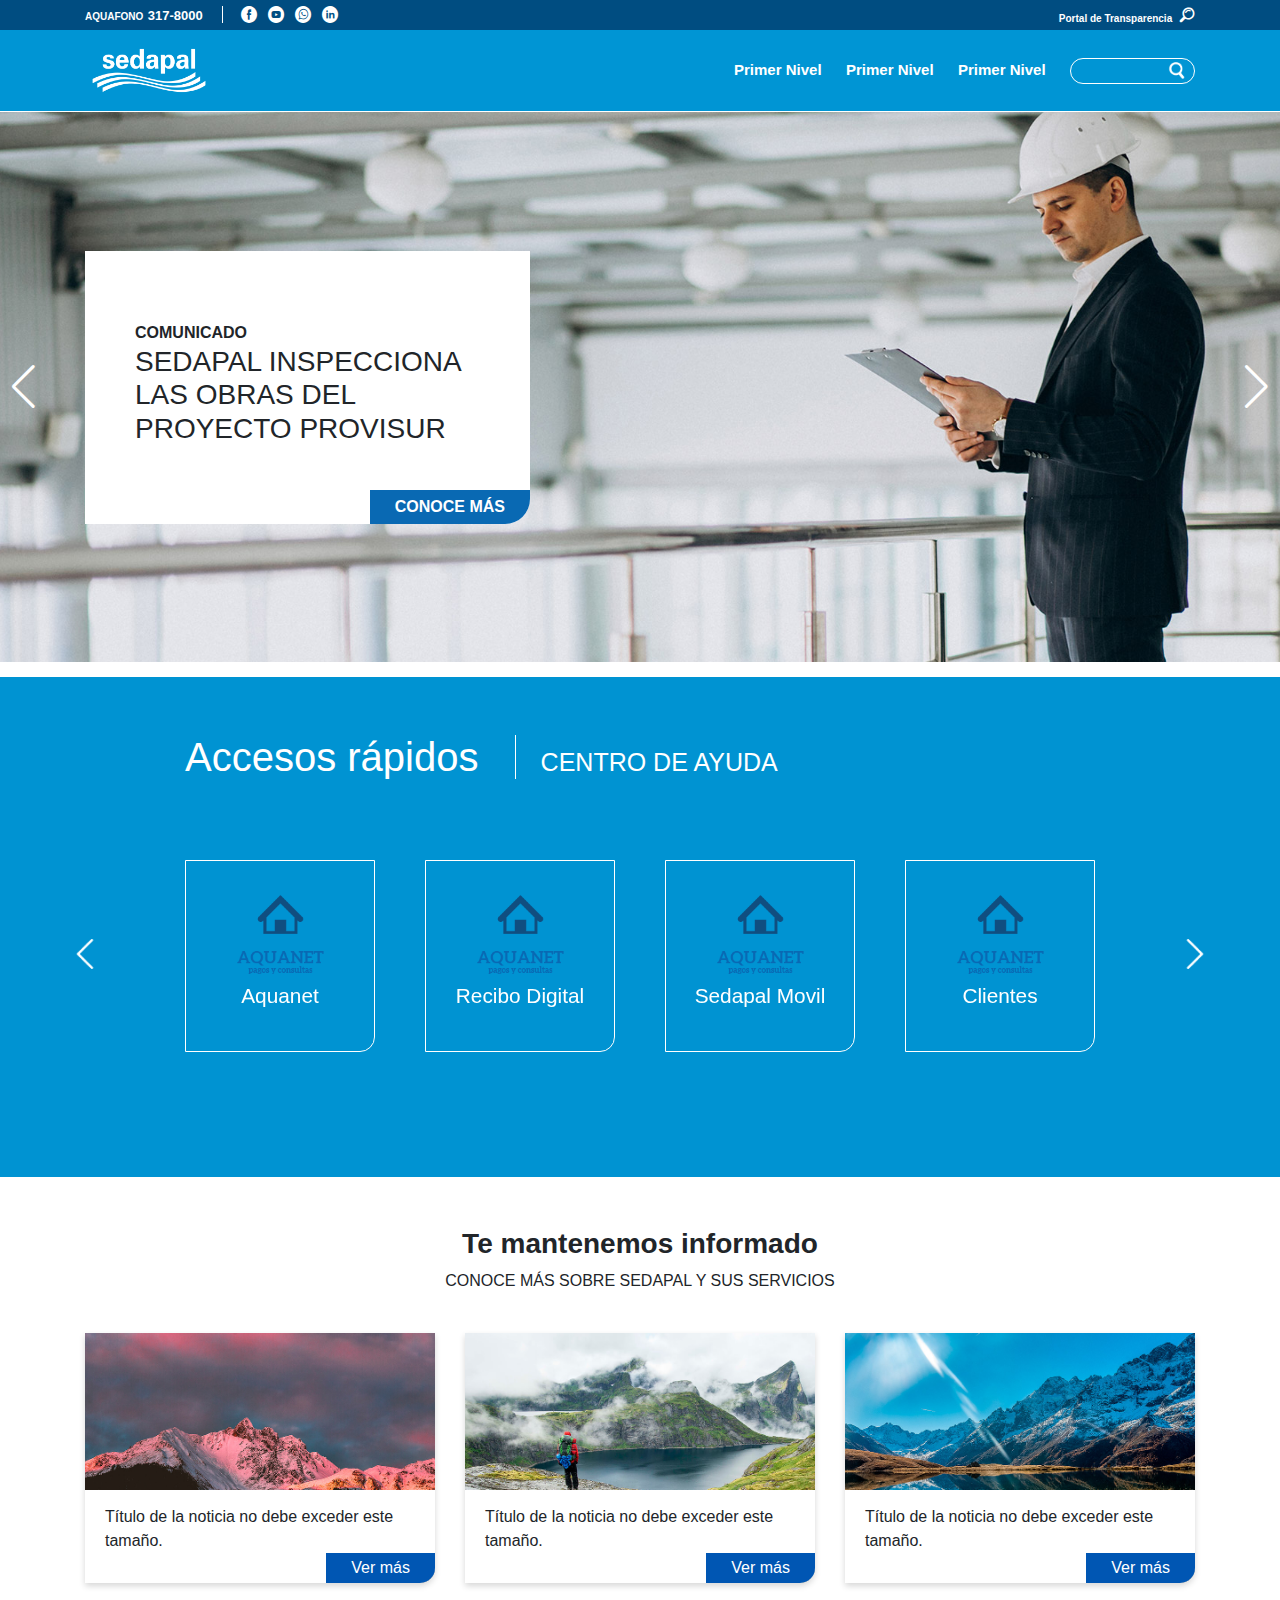
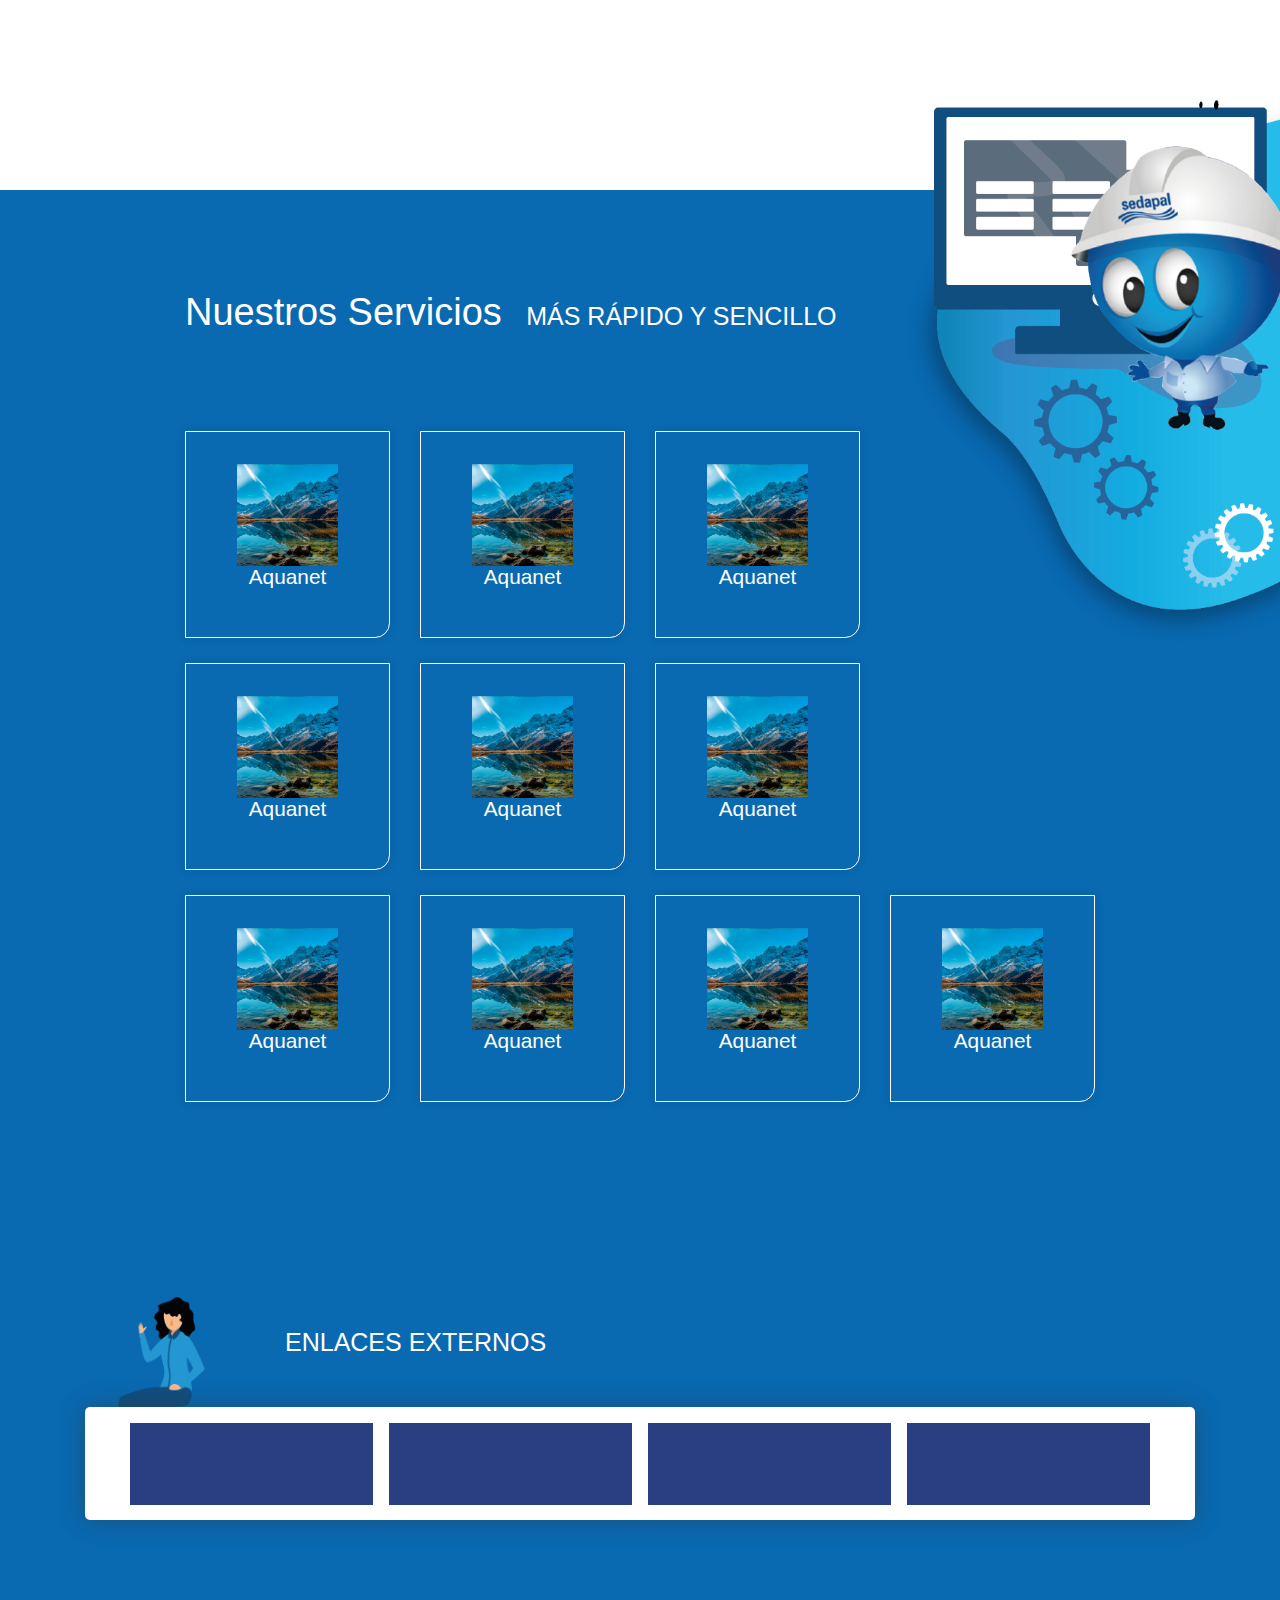
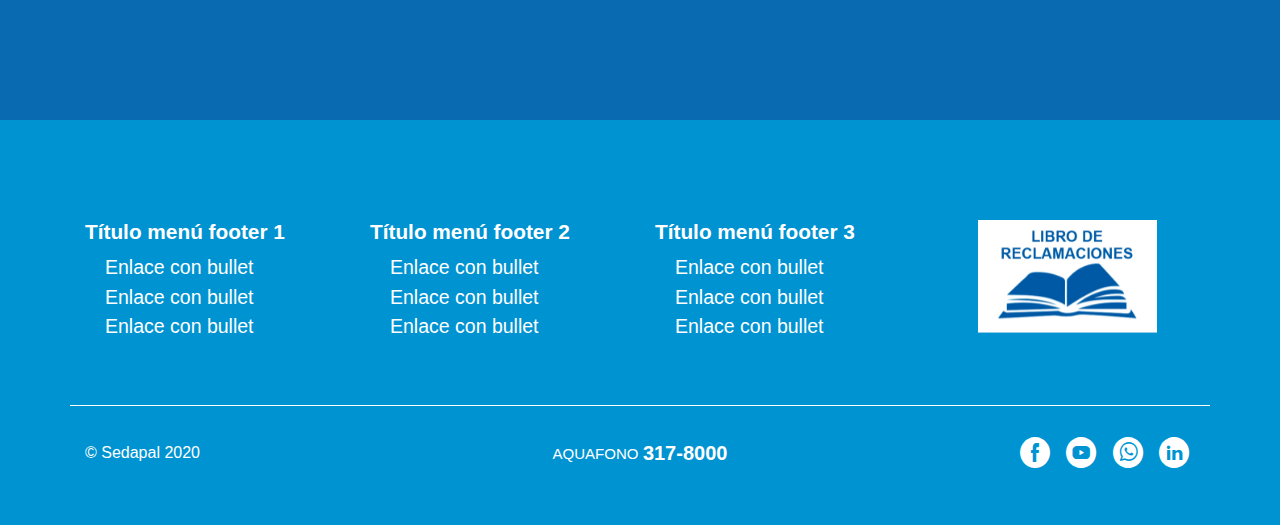
<file: index.html>
<!DOCTYPE html>
<html lang="es-PE">
<head>
	<!-- Required meta tags -->
    <meta charset="utf-8">
    <meta name="viewport" content="width=device-width, initial-scale=1, shrink-to-fit=no">
    <title>Sedapal | Inicio</title>
	<!-- Bootstrap CSS -->
	<link rel="stylesheet" type="text/css" href="css/bootstrap.min.css">
	<!-- Sepapal CSS -->
	<link rel="stylesheet" type="text/css" href="css/sedapal.css">
	<!-- Swiper CSS -->
	<link rel="stylesheet" type="text/css" href="css/swiper.min.css">
	<!-- Fonts Google -->
	<link href="https://fonts.googleapis.com/css2?family=Aleo:wght@300;400&display=swap" rel="stylesheet">
	<!-- Iconos Sedapal -->
	<link rel="stylesheet" type="text/css" href="css/sedapal-icon.css">
	<link rel="stylesheet" type="text/css" href="css/sedapaluser-icon.css">
</head>
<body class="sedapal inicio">
	<section class="precabecera">
		<div class="container">
			<div class="row align-items-center">
				<div class="col-md-6 col-12">
					<div class="aquafono">
						<div class="texto">AQUAFONO</div>
						<div class="numero">317-8000</div>
					</div>
					<div class="social-sepadal">
						<a href="#">
							<i class="sepapal-facebook"></i>
						</a>
						<a href="#">
							<i class="sepapal-youtube"></i>
						</a>
						<a href="#">
							<i class="sepapal-whatsapp"></i>
						</a>
						<a href="#">
							<i class="sepapal-linkedin"></i>
						</a>
					</div>
				</div>
				<div class="col-md-6 ocultar-movil">
					<div class="portal-transparencia text-right">
						<div class="texto">
							<a href="#">
								Portal de Transparencia
								<i class="sepapal-lupa-inv"></i>
							</a>
						</div>
					</div>
				</div>
			</div>
		</div>
	</section>
	<section class="cabecera">
		<div class="container">
			<div class="row align-items-center">
				<div class="col-md-2 col-6">
					<a href="#" class="">
						<img class="img-fluid my-3 logo-sedapal" src="img/logo-sedapal-blanco.png">
					</a>
				</div>
				<div class="col-md-10 text-right ocultar-movil">
					<nav>
						<ul class="mb-0">
							<li class="dropdown">
								<a href="#">Primer Nivel</a></span>
								<ul class="submenu">
									<li><a href="#">Segundo Nivel</a></li>
									<li class="dropdown">
										<a href="#">Segundo Nivel</a></span>
										<ul class="submenu">
											<li><a href="#">Tercer Nivel</a></li>
											<li><a href="#">Tercer Nivel</a></li>
											<li><a href="#">Tercer Nivel</a></li>
										</ul>
									</li>
									<li><a href="#">Segundo Nivel</a></li>
								</ul>
							</li>
							<li><a href="#">Primer Nivel</a></li>
							<li><a href="#">Primer Nivel</a></li>
						</ul>
					</nav>
					<form>
						<img class="img-fluid" src="img/lupa-sedapal.png">
						<input type="text" name="">
					</form>
				</div>
				<div class="col-md-1 text-center col-6 ocultar-escritorio">
					<div class="menu-hamburguesa">
						<i class="sepapal-menu"></i>
					</div>
				</div>
			</div>
		</div>
	</section>
	
	<section class="menu-fullpage">
		<div class="container">
			<div class="row">
				<div class="col-12">
					<form>
						<img class="img-fluid" src="img/lupa-sedapal.png">
						<input type="text" name="" placeholder="Buscar en el sitio">
					</form>
					<nav class="menu-movil">
						<ul>
							<li>
								<a href="#">Primer Nivel</a><span class="desplegable"></span>
								<ul class="submenu">
									<li><a href="#">Segundo Nivel</a></li>
									<li>
										<a href="#">Segundo Nivel</a><span class="desplegable"></span>
										<ul class="submenu">
											<li><a href="#">Tercer Nivel</a></li>
											<li><a href="#">Tercer Nivel</a></li>
											<li><a href="#">Tercer Nivel</a></li>
										</ul>
									</li>
									<li><a href="#">Segundo Nivel</a></li>
								</ul>
							</li>
							<li><a href="#">Primer Nivel</a></li>
							<li><a href="#">Primer Nivel</a></li>
						</ul>
					</nav>
				</div>
			</div>
		</div>
	</section>

	<section class="carrusel-principal">
		<div id="principal-swiper" class="swiper-container">
			<div class="swiper-wrapper">
				<div class="swiper-slide">
					<div class="principal-slide" style="background-image: url(img/back-imagen.jpg);">
						<div class="container">
							<div class="row align-items-center">
								<div class="col-md-5">
									<div class="contenido-principal-slide">
										<span>Comunicado</span>
										<h3>SEDAPAL INSPECCIONA LAS OBRAS DEL PROYECTO PROVISUR</h3>
										<a href="#">CONOCE MÁS</a>
									</div>
								</div>
							</div>
						</div>
					</div>

					<div class="swiper-button-prev"></div>
    				<div class="swiper-button-next"></div>
				</div>
			</div>
		</div>
	</section>
	<section class="accesos-rapidos">
		<div class="container">
			<div class="row align-items-center ">
				<div class="col-md-12">
					<div class="titulo">
						Accesos rápidos
					</div>
					<div class="subtitulo ocultar-movil">
						Centro de ayuda
					</div>
				</div>
				<div class="col-md-12 mt-5">
					<div class="accesos-rapidos-enlaces">
						<div class="flecha-antes"></div>
						<div id="accesos-rapidos-swiper" class="swiper-container">
						    <div class="swiper-wrapper">
						        <div class="swiper-slide">
						        	<a href="#" class="sedapal-cuadro-icono">
						        		<span class="img-accesos-rapidos" style="background-image: url(img/iconos-28.png);"></span>
						        		<h4>Aquanet</h4>
						        	</a>
						        </div>
						        <div class="swiper-slide">
						        	<a href="#" class="sedapal-cuadro-icono">
						        		<span class="img-accesos-rapidos" style="background-image: url(img/iconos-28.png);"></span>
						        		<h4>Recibo Digital</h4>
						        	</a>
						        </div>
						        <div class="swiper-slide">
						        	<a href="#" class="sedapal-cuadro-icono">
						        		<span class="img-accesos-rapidos" style="background-image: url(img/iconos-28.png);"></span>
						        		<h4>Sedapal Movil</h4>
						        	</a>
						        </div>
						        <div class="swiper-slide">
						        	<a href="#" class="sedapal-cuadro-icono">
						        		<span class="img-accesos-rapidos" style="background-image: url(img/iconos-28.png);"></span>
						        		<h4>Clientes</h4>
						        	</a>
						        </div>
						    </div>
						</div>
						<div class="flecha-despues"></div>
					</div>
				</div>
			</div>
		</div>
	</section>
	<section class="principal-noticias">
		<div class="container">
			<div class="row">
				<div class="col-md-12 text-center">
					<h3>Te mantenemos informado</h3>
					<p>CONOCE MÁS SOBRE SEDAPAL Y SUS SERVICIOS</p>
				</div>
			</div>
			<div class="row mt-4">
				<div class="col-md-4 col-6 mb-3">
					<div class="noticia" style="background-image: url(img/1.jpg);">
						<div class="titulo">
							Título de la noticia no debe exceder este tamaño.
							<a href="#">Ver más</a>
						</div>
					</div>
				</div>
				<div class="col-md-4 col-6 mb-3">
					<div class="noticia" style="background-image: url(img/2.jpg);">
						<div class="titulo">
							Título de la noticia no debe exceder este tamaño.
							<a href="#">Ver más</a>
						</div>
					</div>
				</div>
				<div class="col-md-4 col-6 mb-3">
					<div class="noticia" style="background-image: url(img/3.jpg);">
						<div class="titulo">
							Título de la noticia no debe exceder este tamaño.
							<a href="#">Ver más</a>
						</div>
					</div>
				</div>
			</div>
		</div>
	</section>
	<section class="servicios">
		<div class="container">
			<div class="row">
				<div class="col-md-12">
					<div class="row mb-5 pb-5">
						<div class="col-9">
							<h2 class="titulo">Nuestros Servicios</h2>
							<div class="subtitulo">MÁS RÁPIDO Y SENCILLO</div>
						</div>
					</div>
					<div class="row text-center mt-5">
						<div class="col-md-3 col-6">
							<a href="#" class="sedapal-cuadro-icono">
						    	<span class="sepadal-cuadro-img" style="background-image:url(img/3.jpg);"></span>
						    	<h4>Aquanet</h4>
						    </a>
						</div>
						<div class="col-md-3 col-6">
							<a href="#" class="sedapal-cuadro-icono">
						    	<span class="sepadal-cuadro-img" style="background-image:url(img/3.jpg);"></span>
						    	<h4>Aquanet</h4>
						    </a>
						</div>
						<div class="col-md-3 col-6">
							<a href="#" class="sedapal-cuadro-icono">
						    	<span class="sepadal-cuadro-img" style="background-image:url(img/3.jpg);"></span>
						    	<h4>Aquanet</h4>
						    </a>
						</div>
						<div class="col-md-3 col-6 ocultar-movil">
						</div>
						<div class="col-md-3 col-6">
							<a href="#" class="sedapal-cuadro-icono">
						    	<span class="sepadal-cuadro-img" style="background-image:url(img/3.jpg);"></span>
						    	<h4>Aquanet</h4>
						    </a>
						</div>
						<div class="col-md-3 col-6">
							<a href="#" class="sedapal-cuadro-icono">
						    	<span class="sepadal-cuadro-img" style="background-image:url(img/3.jpg);"></span>
						    	<h4>Aquanet</h4>
						    </a>
						</div>
						<div class="col-md-3 col-6">
							<a href="#" class="sedapal-cuadro-icono">
						    	<span class="sepadal-cuadro-img" style="background-image:url(img/3.jpg);"></span>
						    	<h4>Aquanet</h4>
						    </a>
						</div>
						<div class="col-md-3 col-6 ocultar-movil">
						</div>
						<div class="col-md-3 col-6">
							<a href="#" class="sedapal-cuadro-icono">
						    	<span class="sepadal-cuadro-img" style="background-image:url(img/3.jpg);"></span>
						    	<h4>Aquanet</h4>
						    </a>
						</div>
						<div class="col-md-3 col-6">
							<a href="#" class="sedapal-cuadro-icono">
						    	<span class="sepadal-cuadro-img" style="background-image:url(img/3.jpg);"></span>
						    	<h4>Aquanet</h4>
						    </a>
						</div>
						<div class="col-md-3 col-6">
							<a href="#" class="sedapal-cuadro-icono">
						    	<span class="sepadal-cuadro-img" style="background-image:url(img/3.jpg);"></span>
						    	<h4>Aquanet</h4>
						    </a>
						</div>
						<div class="col-md-3 col-6">
							<a href="#" class="sedapal-cuadro-icono">
						    	<span class="sepadal-cuadro-img" style="background-image:url(img/3.jpg);"></span>
						    	<h4>Aquanet</h4>
						    </a>
						</div>
					</div>
				</div>
				<div class="gota-sedapal"></div>
			</div>
		</div>
	</section>
	<section class="enlaces-externos">
		<div class="container">
			<div class="row">
				<div class="col-md-12">
					<h3 class="titulo">Enlaces externos</h3>
					<div class="enlaces">
						<div class="flecha-antes"></div>
						<div id="enlaces-externos-swiper" class="swiper-container">
						    <div class="swiper-wrapper">
						        <div class="swiper-slide">
						        	<a href="#">
						        		<div class="enlaces-externos-item" style="background-image:url('');"></div>
						        	</a>
						        </div>
						        <div class="swiper-slide">
						        	<a href="#">
						        		<div class="enlaces-externos-item" style="background-image:url('');"></div>
						        	</a>
						        </div>
						        <div class="swiper-slide">
						        	<a href="#">
						        		<div class="enlaces-externos-item" style="background-image:url('');"></div>
						        	</a>
						        </div>
						        <div class="swiper-slide">
						        	<a href="#">
						        		<div class="enlaces-externos-item" style="background-image:url('');"></div>
						        	</a>
						        </div>
						        <div class="swiper-slide">
						        	<a href="#">
						        		<div class="enlaces-externos-item" style="background-image:url('');"></div>
						        	</a>
						        </div>
						    </div>
						</div>
						<div class="flecha-despues"></div>
					</div>
				</div>
			</div>
		</div>
	</section>
	<section class="footer">
		<div class="container">
			<div class="row mb-5">
				<div class="col-md-3">
					<div class="menu">
						<h4>Título menú footer 1</h4>
						<div class="contenido-menu">
							<ul>
								<li><a href="#">Enlace con bullet</a></li>
								<li><a href="#">Enlace con bullet</a></li>
								<li><a href="#">Enlace con bullet</a></li>
							</ul>
						</div>
					</div>
				</div>
				<div class="col-md-3">
					<div class="menu">
						<h4>Título menú footer 2</h4>
						<div class="contenido-menu">
							<ul>
								<li><a href="#">Enlace con bullet</a></li>
								<li><a href="#">Enlace con bullet</a></li>
								<li><a href="#">Enlace con bullet</a></li>
							</ul>
						</div>
					</div>
				</div>
				<div class="col-md-3">
					<div class="menu">
						<h4>Título menú footer 3</h4>
						<div class="contenido-menu">
							<ul>
								<li><a href="#">Enlace con bullet</a></li>
								<li><a href="#">Enlace con bullet</a></li>
								<li><a href="#">Enlace con bullet</a></li>
							</ul>
						</div>
					</div>
				</div>
				<div class="col-md-3 text-center">
					<a href="#">
						<img src="img/libro.png" class="img-fluid">
					</a>
				</div>
			</div>
			<div class="row subfooter pt-4 align-items-center">
				<div class="col-md-4 order-3 order-md-1">
					<div class="sedapal-creditos">
						© Sedapal 2020
					</div>
				</div>
				<div class="col-md-4 order-1 order-md-2">
					<div class="aquafono">
						<div class="texto">AQUAFONO</div>
						<div class="numero">317-8000</div>
					</div>
				</div>
				<div class="col-md-4 order-2 order-md-3">
					<div class="social-sepadal">
						<a href="#">
							<i class="sepapal-facebook"></i>
						</a>
						<a href="#">
							<i class="sepapal-youtube"></i>
						</a>
						<a href="#">
							<i class="sepapal-whatsapp"></i>
						</a>
						<a href="#">
							<i class="sepapal-linkedin"></i>
						</a>
					</div>					
				</div>
			</div>
		</div>
	</section>

	<!-- Javascript jQuery,Popper, Bootstrap-->
	<script type="text/javascript" src="js/jquery-3.5.1.min.js"></script>
	<script type="text/javascript" src="js/popper.min.js"></script>
	<script type="text/javascript" src="js/bootstrap.min.js"></script>
	<!-- Swiper JS -->
	<script type="text/javascript" src="js/swiper.min.js"></script>
	<!-- Sedapal JS -->
	<script type="text/javascript" src="js/sedapal.js"></script>
	<!-- Iniciar -->
	<script type="text/javascript">
		$(document).ready(function () {
			var principalSwiper = new Swiper ('#principal-swiper', {
				loop: true,
				slidesPerView:1,
				navigation: {
				    nextEl: '.swiper-button-next',
				    prevEl: '.swiper-button-prev',
				},
			});
		});

		$(document).ready(function () {
			var accesosRapidosSwiper = new Swiper ('#accesos-rapidos-swiper', {
				loop: true,
				slidesPerView:  2,
				spaceBetween: 20,
				breakpoints: {
			        480: {
			        	slidesPerView: 2,
			        	spaceBetween: 20,
			        },
			        768: {
			        	slidesPerView: 3,
			        	spaceBetween: 20,
			        },
			        1024: {
			        	slidesPerView: 3,
			        	spaceBetween: 30,
			        },
			        1200: {
			        	slidesPerView: 4,
			        	spaceBetween: 50,	
			        }
		      	}
			})
	
			$(".flecha-antes").click(function(){
				accesosRapidosSwiper.slidePrev();
			});
			$(".flecha-despues").click(function(){
				accesosRapidosSwiper.slideNext();
			});
		});

		$(document).ready(function () {
			var noticiasSwiper = new Swiper ('#noticias-swiper', {
				loop: false,
				slidesPerView:  1,
			})
		});

		$(document).ready(function () {
			var enlacesExternosSwiper = new Swiper ('#enlaces-externos-swiper', {
				loop: true,
				slidesPerView:  2,
				spaceBetween: 16,
				breakpoints: {
			        480: {
			        	slidesPerView: 2,
			        	spaceBetween: 16,
			        },
			        768: {
			        	slidesPerView: 3,
			        	spaceBetween: 16,
			        },
			        1024: {
			        	slidesPerView: 3,
			        	spaceBetween: 16,
			        },
			        1200: {
			        	slidesPerView: 4,
			        	spaceBetween: 16,	
			        }
		      	}
			})
	
			$(".enlaces-externos .flecha-antes").click(function(){
				enlacesExternosSwiper.slidePrev();
			});
			$(".enlaces-externos .flecha-despues").click(function(){
				enlacesExternosSwiper.slideNext();
			});
		});

	</script>

</body>
</html>
</file>
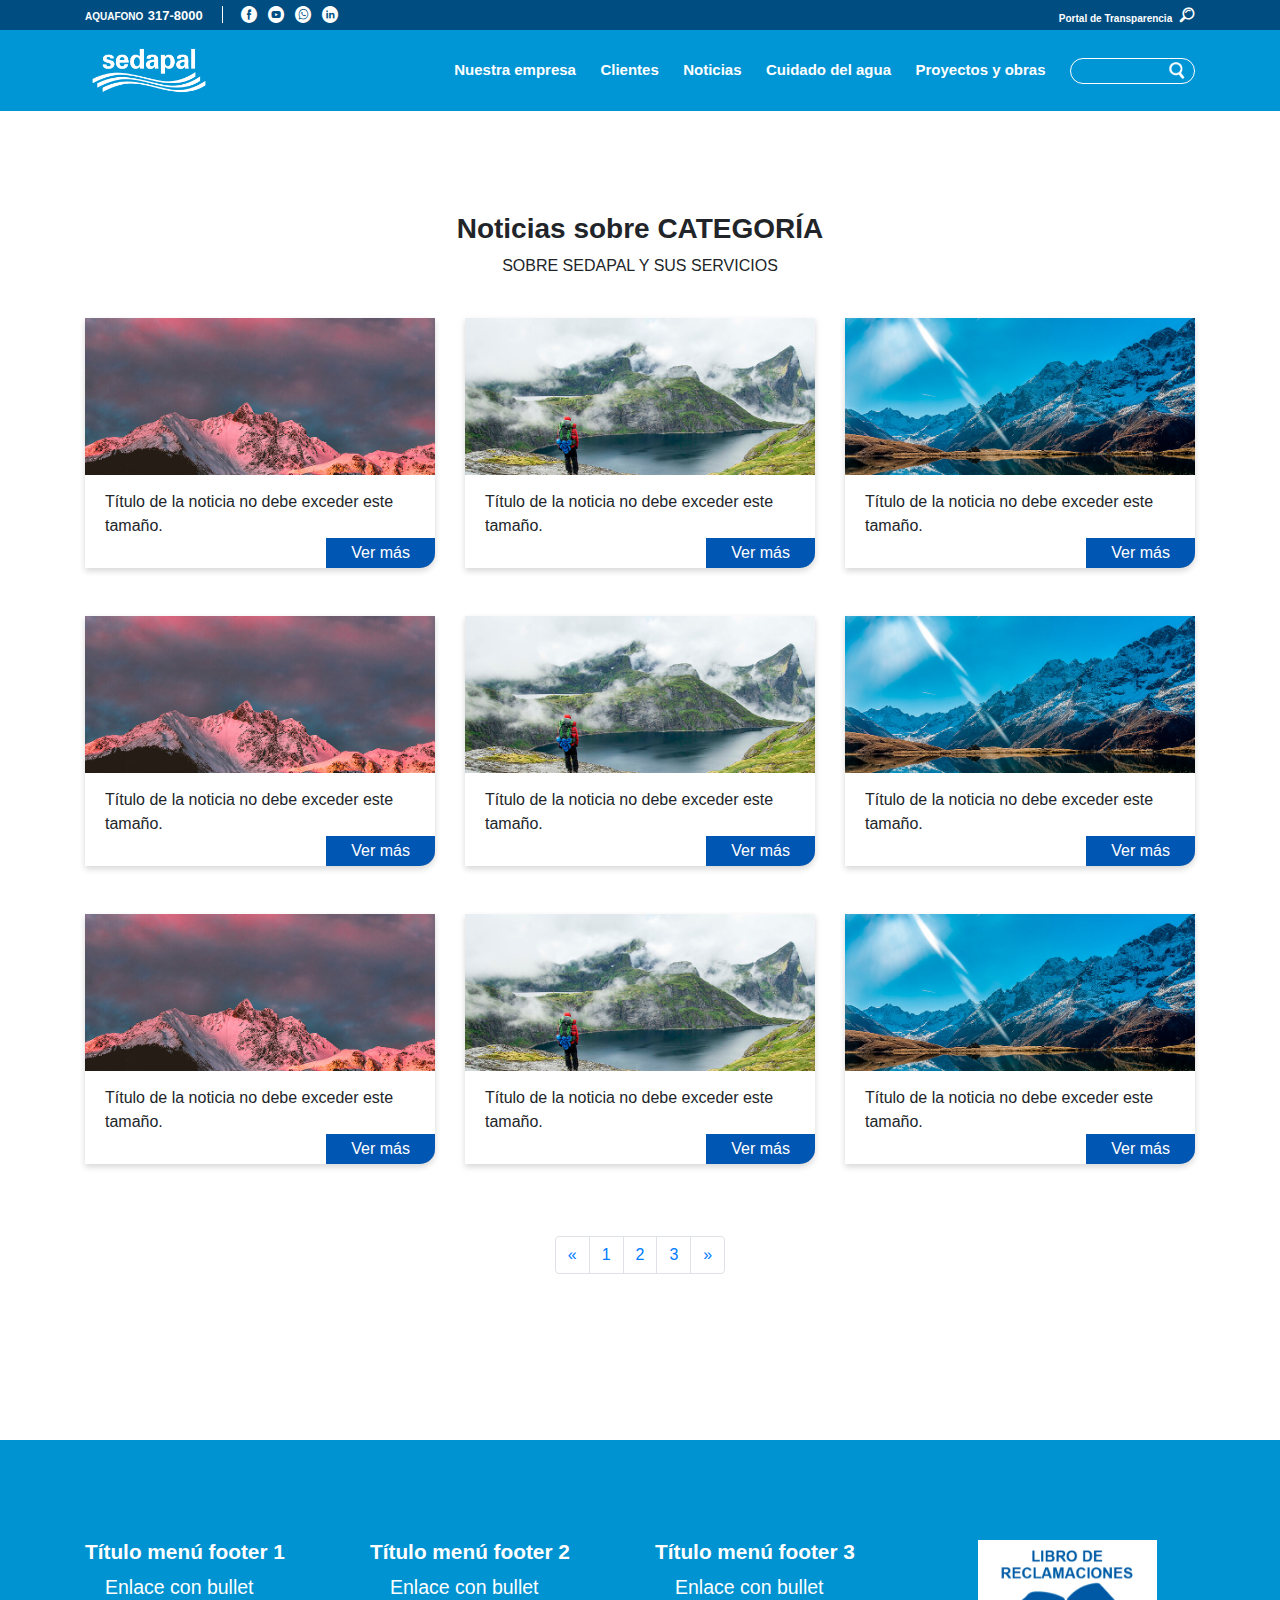
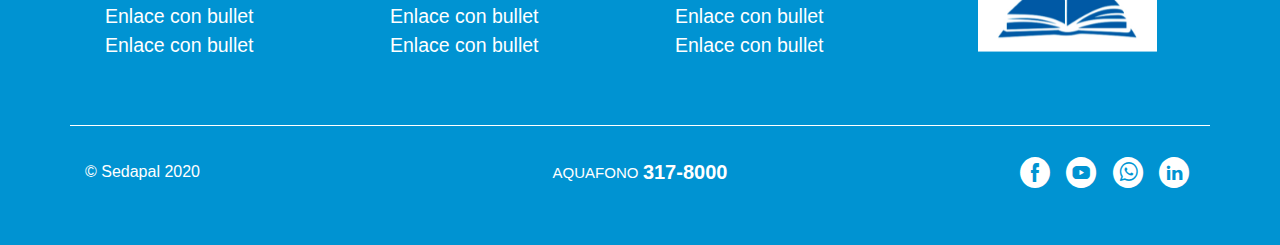
<file: noticias-cat.html>
<!DOCTYPE html>
<html lang="es-PE">
<head>
	<!-- Required meta tags -->
    <meta charset="utf-8">
    <meta name="viewport" content="width=device-width, initial-scale=1, shrink-to-fit=no">
    <title>Sedapal | Noticias</title>
	<!-- Bootstrap CSS -->
	<link rel="stylesheet" type="text/css" href="css/bootstrap.min.css">
	<!-- Sepapal CSS -->
	<link rel="stylesheet" type="text/css" href="css/sedapal.css">
	<!-- Swiper CSS -->
	<link rel="stylesheet" type="text/css" href="css/swiper.min.css">
	<!-- Fonts Google -->
	<link href="https://fonts.googleapis.com/css2?family=Aleo:wght@300;400&display=swap" rel="stylesheet">
	<link href="https://fonts.googleapis.com/css2?family=PT+Sans:wght@400;700&display=swap" rel="stylesheet">
	<!-- Iconos Sedapal -->
	<link rel="stylesheet" type="text/css" href="css/sedapal-icon.css">
	<link rel="stylesheet" type="text/css" href="css/sedapaluser-icon.css">
</head>
<body class="sedapal noticias-cat">
	<section class="precabecera">
		<div class="container">
			<div class="row align-items-center">
				<div class="col-md-6 col-12">
					<div class="aquafono">
						<div class="texto">AQUAFONO</div>
						<div class="numero">317-8000</div>
					</div>
					<div class="social-sepadal">
						<a href="#">
							<i class="sepapal-facebook"></i>
						</a>
						<a href="#">
							<i class="sepapal-youtube"></i>
						</a>
						<a href="#">
							<i class="sepapal-whatsapp"></i>
						</a>
						<a href="#">
							<i class="sepapal-linkedin"></i>
						</a>
					</div>
				</div>
				<div class="col-md-6 ocultar-movil">
					<div class="portal-transparencia text-right">
						<div class="texto">
							<a href="#">
								Portal de Transparencia
								<i class="sepapal-lupa-inv"></i>
							</a>
						</div>
					</div>
				</div>
			</div>
		</div>
	</section>
	<section class="cabecera">
		<div class="container">
			<div class="row align-items-center">
				<div class="col-md-2 col-6">
					<a href="#" class="">
						<img class="img-fluid my-3 logo-sedapal" src="img/logo-sedapal-blanco.png">
					</a>
				</div>
				<div class="col-md-10 text-right ocultar-movil">
					<nav>
						<ul class="mb-0">
							<li><a href="#">Nuestra empresa</a></li>
							<li><a href="#">Clientes</a></li>
							<li><a href="#">Noticias</a></li>
							<li><a href="#">Cuidado del agua</a></li>
							<li><a href="#">Proyectos y obras</a></li>
						</ul>
					</nav>
					<form>
						<img class="img-fluid" src="img/lupa-sedapal.png">
						<input type="text" name="">
					</form>
				</div>
				<div class="col-md-1 text-center col-6 ocultar-escritorio">
					<div class="menu-hamburguesa">
						<i class="sepapal-menu"></i>
					</div>
				</div>
			</div>
		</div>
	</section>
	<section class="principal-noticias">
		<div class="container">
			<div class="row">
				<div class="col-md-12 text-center">
					<h3>Noticias <span>sobre CATEGORÍA</span></h3>
					<p>SOBRE SEDAPAL Y SUS SERVICIOS</p>
				</div>
			</div>
			<div class="row mt-4">
				<div class="col-md-4 col-6 mb-5">
					<div class="noticia" style="background-image: url(img/1.jpg);">
						<div class="titulo">
							Título de la noticia no debe exceder este tamaño.
							<a href="#">Ver más</a>
						</div>
					</div>
				</div>
				<div class="col-md-4 col-6 mb-5">
					<div class="noticia" style="background-image: url(img/2.jpg);">
						<div class="titulo">
							Título de la noticia no debe exceder este tamaño.
							<a href="#">Ver más</a>
						</div>
					</div>
				</div>
				<div class="col-md-4 col-6 mb-5">
					<div class="noticia" style="background-image: url(img/3.jpg);">
						<div class="titulo">
							Título de la noticia no debe exceder este tamaño.
							<a href="#">Ver más</a>
						</div>
					</div>
				</div>
				<div class="col-md-4 col-6 mb-5">
					<div class="noticia" style="background-image: url(img/1.jpg);">
						<div class="titulo">
							Título de la noticia no debe exceder este tamaño.
							<a href="#">Ver más</a>
						</div>
					</div>
				</div>
				<div class="col-md-4 col-6 mb-5">
					<div class="noticia" style="background-image: url(img/2.jpg);">
						<div class="titulo">
							Título de la noticia no debe exceder este tamaño.
							<a href="#">Ver más</a>
						</div>
					</div>
				</div>
				<div class="col-md-4 col-6 mb-5">
					<div class="noticia" style="background-image: url(img/3.jpg);">
						<div class="titulo">
							Título de la noticia no debe exceder este tamaño.
							<a href="#">Ver más</a>
						</div>
					</div>
				</div>
				<div class="col-md-4 col-6 mb-5">
					<div class="noticia" style="background-image: url(img/1.jpg);">
						<div class="titulo">
							Título de la noticia no debe exceder este tamaño.
							<a href="#">Ver más</a>
						</div>
					</div>
				</div>
				<div class="col-md-4 col-6 mb-5">
					<div class="noticia" style="background-image: url(img/2.jpg);">
						<div class="titulo">
							Título de la noticia no debe exceder este tamaño.
							<a href="#">Ver más</a>
						</div>
					</div>
				</div>
				<div class="col-md-4 col-6 mb-5">
					<div class="noticia" style="background-image: url(img/3.jpg);">
						<div class="titulo">
							Título de la noticia no debe exceder este tamaño.
							<a href="#">Ver más</a>
						</div>
					</div>
				</div>
			</div>
			<div class="row mt-4">
				<nav class="nav-paginacion">
					<ul class="pagination">
					    <li class="page-item">
					    	<a class="page-link" href="#" aria-label="Previous">
					        	<span aria-hidden="true">&laquo;</span>
					       		<span class="sr-only">Anterior</span>
					      	</a>
					    </li>
					    <li class="page-item"><a class="page-link" href="#">1</a></li>
					    <li class="page-item"><a class="page-link" href="#">2</a></li>
					    <li class="page-item"><a class="page-link" href="#">3</a></li>
					    <li class="page-item">
					    	<a class="page-link" href="#" aria-label="Next">
					        	<span aria-hidden="true">&raquo;</span>
					        	<span class="sr-only">Siguiente</span>
					    	</a>
					    </li>
				 	</ul>
				</nav>
			</div>
		</div>
	</section>
	<section class="footer">
		<div class="container">
			<div class="row mb-5">
				<div class="col-md-3">
					<div class="menu">
						<h4>Título menú footer 1</h4>
						<div class="contenido-menu">
							<ul>
								<li><a href="#">Enlace con bullet</a></li>
								<li><a href="#">Enlace con bullet</a></li>
								<li><a href="#">Enlace con bullet</a></li>
							</ul>
						</div>
					</div>
				</div>
				<div class="col-md-3">
					<div class="menu">
						<h4>Título menú footer 2</h4>
						<div class="contenido-menu">
							<ul>
								<li><a href="#">Enlace con bullet</a></li>
								<li><a href="#">Enlace con bullet</a></li>
								<li><a href="#">Enlace con bullet</a></li>
							</ul>
						</div>
					</div>
				</div>
				<div class="col-md-3">
					<div class="menu">
						<h4>Título menú footer 3</h4>
						<div class="contenido-menu">
							<ul>
								<li><a href="#">Enlace con bullet</a></li>
								<li><a href="#">Enlace con bullet</a></li>
								<li><a href="#">Enlace con bullet</a></li>
							</ul>
						</div>
					</div>
				</div>
				<div class="col-md-3 text-center">
					<a href="#">
						<img src="img/libro.png" class="img-fluid">
					</a>
				</div>
			</div>
			<div class="row subfooter pt-4 align-items-center">
				<div class="col-md-4 order-3 order-md-1">
					<div class="sedapal-creditos">
						© Sedapal 2020
					</div>
				</div>
				<div class="col-md-4 order-1 order-md-2">
					<div class="aquafono">
						<div class="texto">AQUAFONO</div>
						<div class="numero">317-8000</div>
					</div>
				</div>
				<div class="col-md-4 order-2 order-md-3">
					<div class="social-sepadal">
						<a href="#">
							<i class="sepapal-facebook"></i>
						</a>
						<a href="#">
							<i class="sepapal-youtube"></i>
						</a>
						<a href="#">
							<i class="sepapal-whatsapp"></i>
						</a>
						<a href="#">
							<i class="sepapal-linkedin"></i>
						</a>
					</div>					
				</div>
			</div>
		</div>
	</section>

	<!-- Javascript jQuery,Popper, Bootstrap-->
	<script type="text/javascript" src="js/jquery-3.5.1.min.js"></script>
	<script type="text/javascript" src="js/popper.min.js"></script>
	<script type="text/javascript" src="js/bootstrap.min.js"></script>
	<!-- Swiper JS -->
	<script type="text/javascript" src="js/swiper.min.js"></script>
	<!-- Sedapal JS -->
	<script type="text/javascript" src="js/sedapal.js"></script>
	<!-- Iniciar -->
	<script type="text/javascript">
		$(document).ready(function () {
			var noticiasRelacionadaSwiper = new Swiper ('#noticias-relacionada-swiper', {
				loop: false,
				slidesPerView:  1,
				breakpoints: {
			        480: {
			        	slidesPerView: 2,
			        	spaceBetween: 20,
			        },
			        768: {
			        	slidesPerView: 2,
			        	spaceBetween: 20,
			        },
			        1024: {
			        	slidesPerView: 3,
			        	spaceBetween: 30,
			        },
			        1200: {
			        	slidesPerView: 3,
			        	spaceBetween: 50,	
			        }
		      	}
			})
		});
	</script>

</body>
</html>
</file>
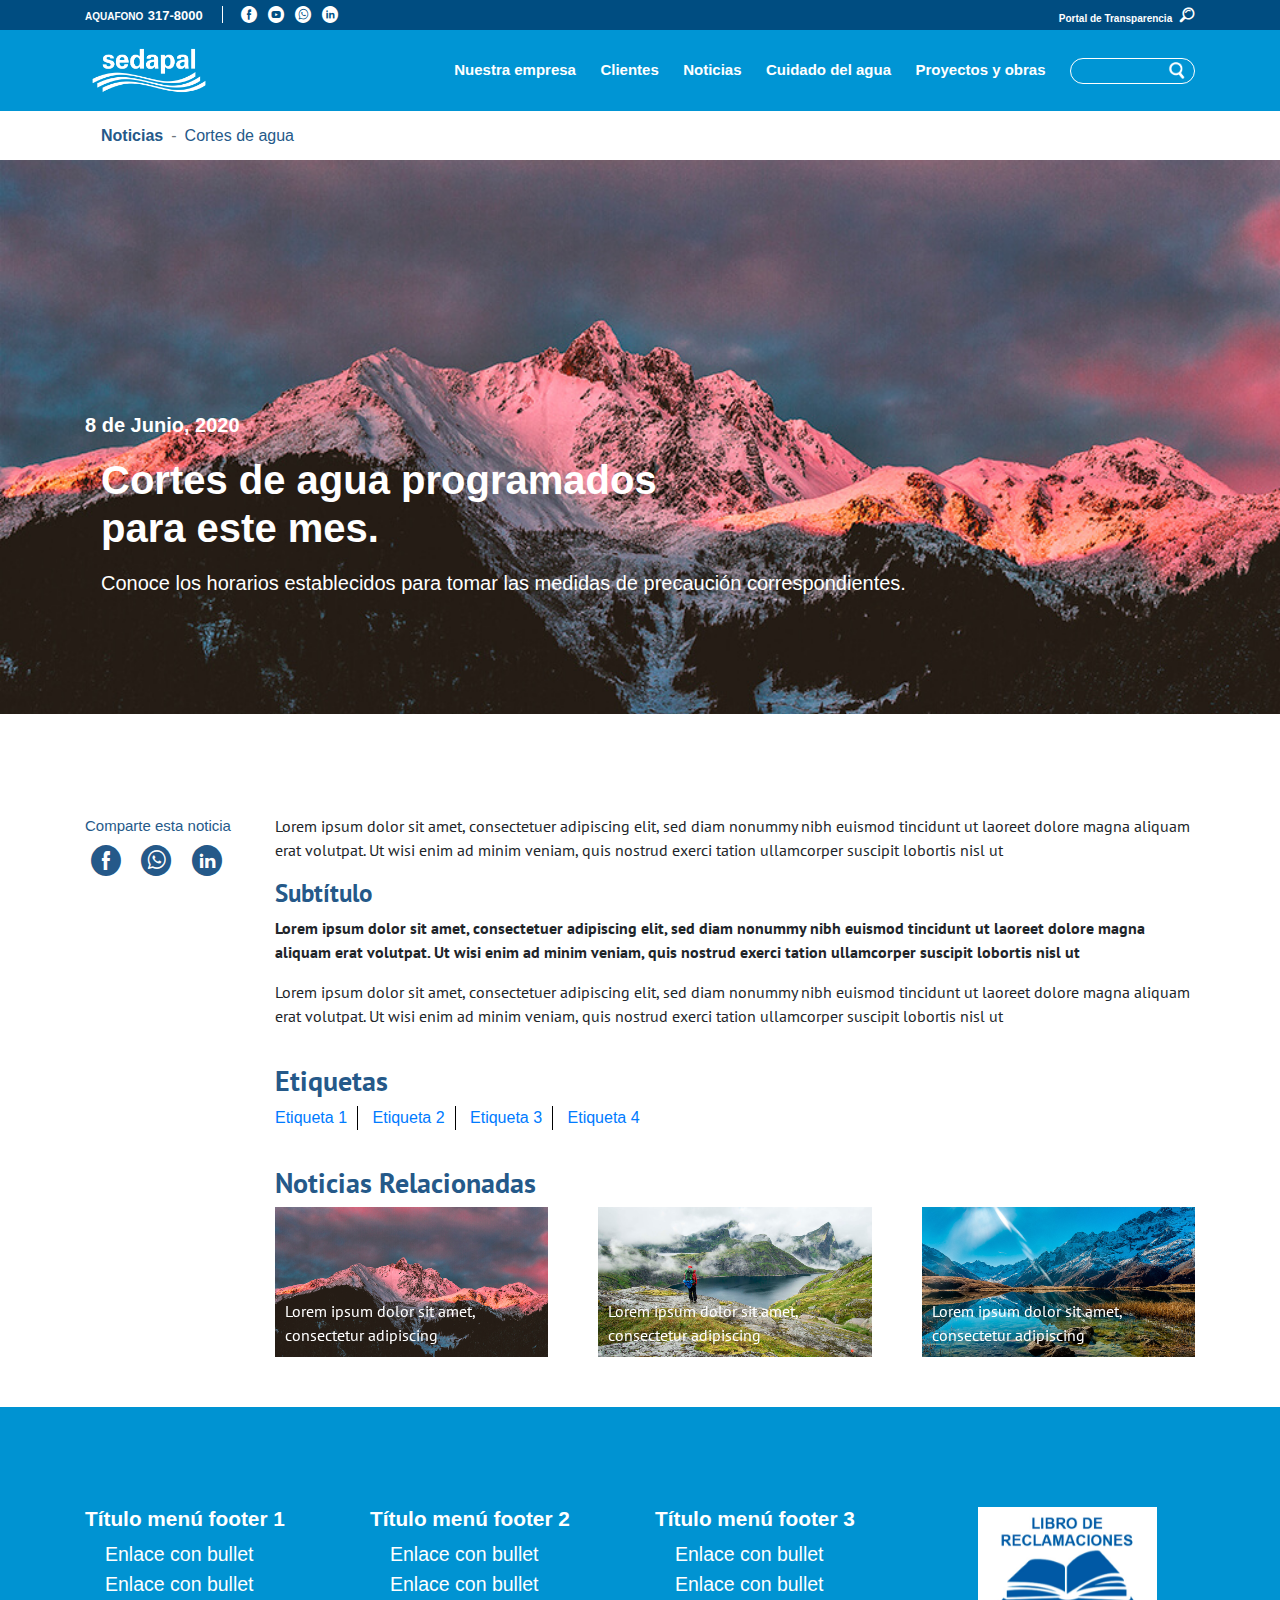
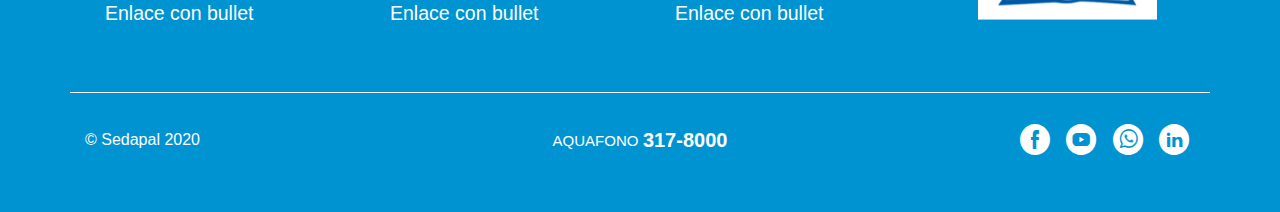
<file: noticias.html>
<!DOCTYPE html>
<html lang="es-PE">
<head>
	<!-- Required meta tags -->
    <meta charset="utf-8">
    <meta name="viewport" content="width=device-width, initial-scale=1, shrink-to-fit=no">
    <title>Sedapal | Noticias</title>
	<!-- Bootstrap CSS -->
	<link rel="stylesheet" type="text/css" href="css/bootstrap.min.css">
	<!-- Sepapal CSS -->
	<link rel="stylesheet" type="text/css" href="css/sedapal.css">
	<!-- Swiper CSS -->
	<link rel="stylesheet" type="text/css" href="css/swiper.min.css">
	<!-- Fonts Google -->
	<link href="https://fonts.googleapis.com/css2?family=Aleo:wght@300;400&display=swap" rel="stylesheet">
	<link href="https://fonts.googleapis.com/css2?family=PT+Sans:wght@400;700&display=swap" rel="stylesheet">
	<!-- Iconos Sedapal -->
	<link rel="stylesheet" type="text/css" href="css/sedapal-icon.css">
	<link rel="stylesheet" type="text/css" href="css/sedapaluser-icon.css">
</head>
<body class="sedapal inicio">
	<section class="precabecera">
		<div class="container">
			<div class="row align-items-center">
				<div class="col-md-6 col-12">
					<div class="aquafono">
						<div class="texto">AQUAFONO</div>
						<div class="numero">317-8000</div>
					</div>
					<div class="social-sepadal">
						<a href="#">
							<i class="sepapal-facebook"></i>
						</a>
						<a href="#">
							<i class="sepapal-youtube"></i>
						</a>
						<a href="#">
							<i class="sepapal-whatsapp"></i>
						</a>
						<a href="#">
							<i class="sepapal-linkedin"></i>
						</a>
					</div>
				</div>
				<div class="col-md-6 ocultar-movil">
					<div class="portal-transparencia text-right">
						<div class="texto">
							<a href="#">
								Portal de Transparencia
								<i class="sepapal-lupa-inv"></i>
							</a>
						</div>
					</div>
				</div>
			</div>
		</div>
	</section>
	<section class="cabecera">
		<div class="container">
			<div class="row align-items-center">
				<div class="col-md-2 col-6">
					<a href="#" class="">
						<img class="img-fluid my-3 logo-sedapal" src="img/logo-sedapal-blanco.png">
					</a>
				</div>
				<div class="col-md-10 text-right ocultar-movil">
					<nav>
						<ul class="mb-0">
							<li><a href="#">Nuestra empresa</a></li>
							<li><a href="#">Clientes</a></li>
							<li><a href="#">Noticias</a></li>
							<li><a href="#">Cuidado del agua</a></li>
							<li><a href="#">Proyectos y obras</a></li>
						</ul>
					</nav>
					<form>
						<img class="img-fluid" src="img/lupa-sedapal.png">
						<input type="text" name="">
					</form>
				</div>
				<div class="col-md-1 text-center col-6 ocultar-escritorio">
					<div class="menu-hamburguesa">
						<i class="sepapal-menu"></i>
					</div>
				</div>
			</div>
		</div>
	</section>
	<section class="menu-fullpage">
		<div class="container">
			<div class="row">
				<div class="col-12">
					<form>
						<img class="img-fluid" src="img/lupa-sedapal.png">
						<input type="text" name="" placeholder="Buscar en el sitio">
					</form>
					<nav class="menu-movil">
						<ul>
							<li>
								<a href="#">Primer Nivel</a><span class="desplegable"></span>
								<ul class="submenu">
									<li><a href="#">Segundo Nivel</a></li>
									<li>
										<a href="#">Segundo Nivel</a><span class="desplegable"></span>
										<ul class="submenu">
											<li><a href="#">Tercer Nivel</a></li>
											<li><a href="#">Tercer Nivel</a></li>
											<li><a href="#">Tercer Nivel</a></li>
										</ul>
									</li>
									<li><a href="#">Segundo Nivel</a></li>
								</ul>
							</li>
							<li><a href="#">Primer Nivel</a></li>
							<li><a href="#">Primer Nivel</a></li>
						</ul>
					</nav>
				</div>
			</div>
		</div>
	</section>
	<section class="subcabecera">
		<div class="container">
			<div class="row">
				<div class="col-12">
					<nav aria-label="breadcrumb">
						<ol class="breadcrumb mb-0">
							<li class="breadcrumb-item"><a href="#">Noticias</a></li>
							<li class="breadcrumb-item active">Cortes de agua</li>
						</ol>
					</nav>
				</div>
			</div>
		</div>
	</section>
	<section class="noticia-principal" style="background-image: url(img/1.jpg);">
		<div class="container">
			<div class="row">
				<div class="col-12">
					<div class="fecha mb-3">8 de Junio, 2020</div>
					<h1 class="pl-3 mb-3">
						Cortes de agua programados<br>
						para este mes.
					</h1>
					<p class="pl-3">Conoce los horarios establecidos para tomar las medidas de precaución correspondientes.</p>
				</div>
			</div>
		</div>
	</section>
	<section class="noticia-contenido">
		<div class="container">
			<div class="row">
				<div class="col-md-2">
					<div class="compartir-social">
						<span>Comparte esta noticia</span>
						<div class="social-sepadal">
							<a href="#">
								<i class="sepapal-facebook"></i>
							</a>
							<a href="#">
								<i class="sepapal-whatsapp"></i>
							</a>
							<a href="#">
								<i class="sepapal-linkedin"></i>
							</a>
						</div>
					</div>
				</div>
				<div class="col-md-10">
					<article>
						<p>Lorem ipsum dolor sit amet, consectetuer adipiscing elit, sed diam nonummy nibh euismod tincidunt ut laoreet dolore magna aliquam erat volutpat. Ut wisi enim ad minim veniam, quis nostrud exerci tation ullamcorper suscipit lobortis nisl ut </p>
						<h3>Subtítulo</h3>
						<p><strong>Lorem ipsum dolor sit amet, consectetuer adipiscing elit, sed diam nonummy nibh euismod tincidunt ut laoreet dolore magna aliquam erat volutpat. Ut wisi enim ad minim veniam, quis nostrud exerci tation ullamcorper suscipit lobortis nisl ut </strong></p>
						<p>Lorem ipsum dolor sit amet, consectetuer adipiscing elit, sed diam nonummy nibh euismod tincidunt ut laoreet dolore magna aliquam erat volutpat. Ut wisi enim ad minim veniam, quis nostrud exerci tation ullamcorper suscipit lobortis nisl ut </p>
					</article>
				</div>
			</div>
		</div>
	</section>
	<section class="noticias-etiquetas">
		<div class="container">
			<div class="row">
				<div class="col-md-2"></div>
				<div class="col-md-10">
					<h3>Etiquetas</h3>
					<ul class="etiquetas">
						<li><a href="#">Etiqueta 1</a></li>
						<li><a href="#">Etiqueta 2</a></li>
						<li><a href="#">Etiqueta 3</a></li>
						<li><a href="#">Etiqueta 4</a></li>
					</ul>
				</div>
			</div>
		</div>
	</section>
	<section class="noticias-relacionadas">
		<div class="container">
			<div class="row">
				<div class="col-md-2"></div>
				<div class="col-md-10">
					<h3>Noticias Relacionadas</h3>
					<div id="noticias-relacionada-swiper" class="swiper-container">
						<div class="swiper-wrapper">
							<div class="swiper-slide">
								<a href="#">
									<div class="noticia-relacionada" style="background-image: url(img/1.jpg);">
										<div class="titulo">Lorem ipsum dolor sit amet, consectetur adipiscing</div>
									</div>
								</a>
							</div>
        					<div class="swiper-slide">
        						<a href="#">
        							<div class="noticia-relacionada" style="background-image: url(img/2.jpg);">
        								<div class="titulo">Lorem ipsum dolor sit amet, consectetur adipiscing</div>
        							</div>
        						</a>
        					</div>
        					<div class="swiper-slide">
        						<a href="#">
        							<div class="noticia-relacionada" style="background-image: url(img/3.jpg);">
        								<div class="titulo">Lorem ipsum dolor sit amet, consectetur adipiscing</div>
        							</div>
        						</a>
        					</div>
						</div>
					</div>
				</div>
			</div>
		</div>
	</section>
	<section class="footer">
		<div class="container">
			<div class="row mb-5">
				<div class="col-md-3">
					<div class="menu">
						<h4>Título menú footer 1</h4>
						<div class="contenido-menu">
							<ul>
								<li><a href="#">Enlace con bullet</a></li>
								<li><a href="#">Enlace con bullet</a></li>
								<li><a href="#">Enlace con bullet</a></li>
							</ul>
						</div>
					</div>
				</div>
				<div class="col-md-3">
					<div class="menu">
						<h4>Título menú footer 2</h4>
						<div class="contenido-menu">
							<ul>
								<li><a href="#">Enlace con bullet</a></li>
								<li><a href="#">Enlace con bullet</a></li>
								<li><a href="#">Enlace con bullet</a></li>
							</ul>
						</div>
					</div>
				</div>
				<div class="col-md-3">
					<div class="menu">
						<h4>Título menú footer 3</h4>
						<div class="contenido-menu">
							<ul>
								<li><a href="#">Enlace con bullet</a></li>
								<li><a href="#">Enlace con bullet</a></li>
								<li><a href="#">Enlace con bullet</a></li>
							</ul>
						</div>
					</div>
				</div>
				<div class="col-md-3 text-center">
					<a href="#">
						<img src="img/libro.png" class="img-fluid">
					</a>
				</div>
			</div>
			<div class="row subfooter pt-4 align-items-center">
				<div class="col-md-4 order-3 order-md-1">
					<div class="sedapal-creditos">
						© Sedapal 2020
					</div>
				</div>
				<div class="col-md-4 order-1 order-md-2">
					<div class="aquafono">
						<div class="texto">AQUAFONO</div>
						<div class="numero">317-8000</div>
					</div>
				</div>
				<div class="col-md-4 order-2 order-md-3">
					<div class="social-sepadal">
						<a href="#">
							<i class="sepapal-facebook"></i>
						</a>
						<a href="#">
							<i class="sepapal-youtube"></i>
						</a>
						<a href="#">
							<i class="sepapal-whatsapp"></i>
						</a>
						<a href="#">
							<i class="sepapal-linkedin"></i>
						</a>
					</div>					
				</div>
			</div>
		</div>
	</section>
	
	<!-- Javascript jQuery,Popper, Bootstrap-->
	<script type="text/javascript" src="js/jquery-3.5.1.min.js"></script>
	<script type="text/javascript" src="js/popper.min.js"></script>
	<script type="text/javascript" src="js/bootstrap.min.js"></script>
	<!-- Swiper JS -->
	<script type="text/javascript" src="js/swiper.min.js"></script>
	<!-- Sedapal JS -->
	<script type="text/javascript" src="js/sedapal.js"></script>
	<!-- Iniciar -->
	<script type="text/javascript">
		$(document).ready(function () {
			var noticiasRelacionadaSwiper = new Swiper ('#noticias-relacionada-swiper', {
				loop: false,
				slidesPerView:  1,
				breakpoints: {
			        480: {
			        	slidesPerView: 2,
			        	spaceBetween: 20,
			        },
			        768: {
			        	slidesPerView: 2,
			        	spaceBetween: 20,
			        },
			        1024: {
			        	slidesPerView: 3,
			        	spaceBetween: 30,
			        },
			        1200: {
			        	slidesPerView: 3,
			        	spaceBetween: 50,	
			        }
		      	}
			})
		});
	</script>

</body>
</html>
</file>
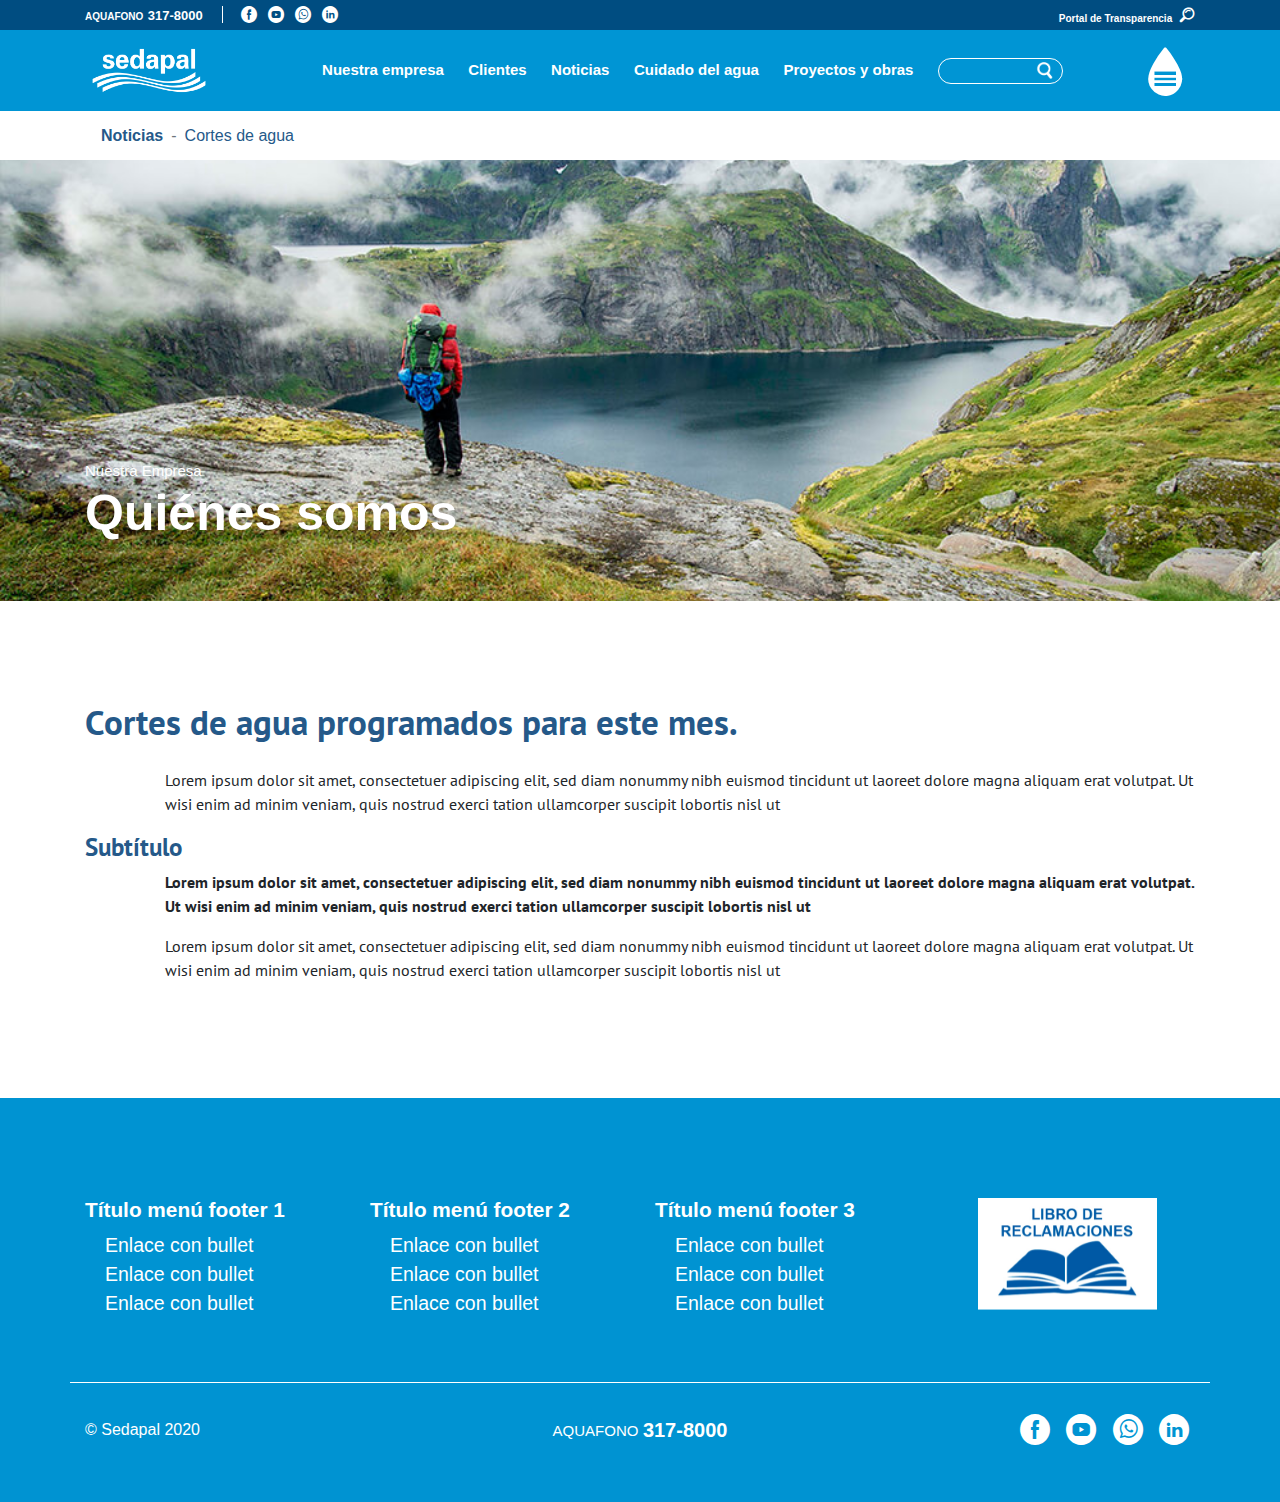
<file: paginas.html>
<!DOCTYPE html>
<html lang="es-PE">
<head>
	<!-- Required meta tags -->
    <meta charset="utf-8">
    <meta name="viewport" content="width=device-width, initial-scale=1, shrink-to-fit=no">
    <title>Sedapal | Páginas</title>
	<!-- Bootstrap CSS -->
	<link rel="stylesheet" type="text/css" href="css/bootstrap.min.css">
	<!-- Sepapal CSS -->
	<link rel="stylesheet" type="text/css" href="css/sedapal.css">
	<!-- Swiper CSS -->
	<link rel="stylesheet" type="text/css" href="css/swiper.min.css">
	<!-- Fonts Google -->
	<link href="https://fonts.googleapis.com/css2?family=Aleo:wght@300;400&display=swap" rel="stylesheet">
	<link href="https://fonts.googleapis.com/css2?family=PT+Sans:wght@400;700&display=swap" rel="stylesheet">
	<!-- Iconos Sedapal -->
	<link rel="stylesheet" type="text/css" href="css/sedapal-icon.css">
	<link rel="stylesheet" type="text/css" href="css/sedapaluser-icon.css">
</head>
<body class="sedapal inicio">
	<section class="precabecera">
		<div class="container">
			<div class="row align-items-center">
				<div class="col-md-6 col-12">
					<div class="aquafono">
						<div class="texto">AQUAFONO</div>
						<div class="numero">317-8000</div>
					</div>
					<div class="social-sepadal">
						<a href="#">
							<i class="sepapal-facebook"></i>
						</a>
						<a href="#">
							<i class="sepapal-youtube"></i>
						</a>
						<a href="#">
							<i class="sepapal-whatsapp"></i>
						</a>
						<a href="#">
							<i class="sepapal-linkedin"></i>
						</a>
					</div>
				</div>
				<div class="col-md-6 ocultar-movil">
					<div class="portal-transparencia text-right">
						<div class="texto">
							<a href="#">
								Portal de Transparencia
								<i class="sepapal-lupa-inv"></i>
							</a>
						</div>
					</div>
				</div>
			</div>
		</div>
	</section>
	<section class="cabecera">
		<div class="container">
			<div class="row align-items-center">
				<div class="col-md-2 col-6">
					<a href="#" class="">
						<img class="img-fluid my-3 logo-sedapal" src="img/logo-sedapal-blanco.png">
					</a>
				</div>
				<div class="col-md-9 text-center ocultar-movil">
					<nav>
						<ul class="mb-0">
							<li><a href="#">Nuestra empresa</a></li>
							<li><a href="#">Clientes</a></li>
							<li><a href="#">Noticias</a></li>
							<li><a href="#">Cuidado del agua</a></li>
							<li><a href="#">Proyectos y obras</a></li>
						</ul>
					</nav>
					<form>
						<img class="img-fluid" src="img/lupa-sedapal.png">
						<input type="text" name="">
					</form>
				</div>
				<div class="col-md-1 text-center col-6">
					<div class="menu-hamburguesa">
						<i class="sepapal-menu"></i>
					</div>
				</div>
			</div>
		</div>
	</section>
	<section class="subcabecera">
		<div class="container">
			<div class="row">
				<div class="col-12">
					<nav aria-label="breadcrumb">
						<ol class="breadcrumb mb-0">
							<li class="breadcrumb-item"><a href="#">Noticias</a></li>
							<li class="breadcrumb-item active">Cortes de agua</li>
						</ol>
					</nav>
				</div>
			</div>
		</div>
	</section>
	<section class="pagina-principal" style="background-image: url(img/2.jpg);">
		<div class="container">
			<div class="row">
				<div class="col-12">
					<p class="mb-0">Nuestra Empresa</p>
					<h1>
						Quiénes somos
					</h1>
				</div>
			</div>
		</div>
	</section>
	<section class="pagina-contenido">
		<div class="container">
			<div class="row">
				<div class="col-md-12">
					<article>
						<h2>Cortes de agua programados para este mes.</h2>
						<p>Lorem ipsum dolor sit amet, consectetuer adipiscing elit, sed diam nonummy nibh euismod tincidunt ut laoreet dolore magna aliquam erat volutpat. Ut wisi enim ad minim veniam, quis nostrud exerci tation ullamcorper suscipit lobortis nisl ut </p>
						<h3>Subtítulo</h3>
						<p><strong>Lorem ipsum dolor sit amet, consectetuer adipiscing elit, sed diam nonummy nibh euismod tincidunt ut laoreet dolore magna aliquam erat volutpat. Ut wisi enim ad minim veniam, quis nostrud exerci tation ullamcorper suscipit lobortis nisl ut </strong></p>
						<p>Lorem ipsum dolor sit amet, consectetuer adipiscing elit, sed diam nonummy nibh euismod tincidunt ut laoreet dolore magna aliquam erat volutpat. Ut wisi enim ad minim veniam, quis nostrud exerci tation ullamcorper suscipit lobortis nisl ut </p>
					</article>
				</div>
			</div>
		</div>
	</section>
	<section class="footer">
		<div class="container">
			<div class="row mb-5">
				<div class="col-md-3">
					<div class="menu">
						<h4>Título menú footer 1</h4>
						<div class="contenido-menu">
							<ul>
								<li><a href="#">Enlace con bullet</a></li>
								<li><a href="#">Enlace con bullet</a></li>
								<li><a href="#">Enlace con bullet</a></li>
							</ul>
						</div>
					</div>
				</div>
				<div class="col-md-3">
					<div class="menu">
						<h4>Título menú footer 2</h4>
						<div class="contenido-menu">
							<ul>
								<li><a href="#">Enlace con bullet</a></li>
								<li><a href="#">Enlace con bullet</a></li>
								<li><a href="#">Enlace con bullet</a></li>
							</ul>
						</div>
					</div>
				</div>
				<div class="col-md-3">
					<div class="menu">
						<h4>Título menú footer 3</h4>
						<div class="contenido-menu">
							<ul>
								<li><a href="#">Enlace con bullet</a></li>
								<li><a href="#">Enlace con bullet</a></li>
								<li><a href="#">Enlace con bullet</a></li>
							</ul>
						</div>
					</div>
				</div>
				<div class="col-md-3 text-center">
					<a href="#">
						<img src="img/libro.png" class="img-fluid">
					</a>
				</div>
			</div>
			<div class="row subfooter pt-4 align-items-center">
				<div class="col-md-4 order-3 order-md-1">
					<div class="sedapal-creditos">
						© Sedapal 2020
					</div>
				</div>
				<div class="col-md-4 order-1 order-md-2">
					<div class="aquafono">
						<div class="texto">AQUAFONO</div>
						<div class="numero">317-8000</div>
					</div>
				</div>
				<div class="col-md-4 order-2 order-md-3">
					<div class="social-sepadal">
						<a href="#">
							<i class="sepapal-facebook"></i>
						</a>
						<a href="#">
							<i class="sepapal-youtube"></i>
						</a>
						<a href="#">
							<i class="sepapal-whatsapp"></i>
						</a>
						<a href="#">
							<i class="sepapal-linkedin"></i>
						</a>
					</div>					
				</div>
			</div>
		</div>
	</section>

	<section class="menu-fullpage">
		<div class="container">
			<div class="row">
				<div class="col-md-6 order-last order-md-1">
					<h2 class="mb-5">CENTRO DE AYUDA</h2>
					<div class="row">
						<div class="col-md-4 col-4">
							<a href="#" class="sedapal-cuadro-icono">
						    	<span class="sedapaluser-aquanet"></span>
						    	<h4>Aquanet</h4>
						    </a>
						</div>
						<div class="col-md-4 col-4">
							<a href="#" class="sedapal-cuadro-icono">
						    	<span class="sedapaluser-recibo"></span>
						    	<h4>Recibo Digital</h4>
						    </a>
						</div>
						<div class="col-md-4 col-4">
							<a href="#" class="sedapal-cuadro-icono">
						    	<span class="sedapaluser-sedapal-movil"></span>
						    	<h4>Sedapal Movil</h4>
						    </a>
						</div>
						<div class="col-md-4 col-4">
							<a href="#" class="sedapal-cuadro-icono">
						    	<span class="sedapaluser-aquanet"></span>
						    	<h4>Aquanet</h4>
						    </a>
						</div>
						<div class="col-md-4 col-4">
							<a href="#" class="sedapal-cuadro-icono">
						    	<span class="sedapaluser-recibo"></span>
						    	<h4>Recibo Digital</h4>
						    </a>
						</div>
						<div class="col-md-4 col-4">
							<a href="#" class="sedapal-cuadro-icono">
						    	<span class="sedapaluser-sedapal-movil"></span>
						    	<h4>Sedapal Movil</h4>
						    </a>
						</div>
					</div>
				</div>
				<div class="col-md-2">
				</div>
				<div class="col-md-4 order-first order-md-2">
					<div id="cerrar-menu" class="mb-5 text-right">x</div>
					<h3>¿Más ayuda?</h3>
					<ul>
						<li><a href="#">Opción de menú textual</a></li>
						<li><a href="#">Máximo 4 palabras</a></li>
						<li><a href="#">Creación de menús automático</a></li>
						<li><a href="#">Según se van agregando</a></li>
					</ul>
				</div>
			</div>
		</div>
	</section>

	<!-- Javascript jQuery,Popper, Bootstrap-->
	<script type="text/javascript" src="js/jquery-3.5.1.min.js"></script>
	<script type="text/javascript" src="js/popper.min.js"></script>
	<script type="text/javascript" src="js/bootstrap.min.js"></script>
	<!-- Swiper JS -->
	<script type="text/javascript" src="js/swiper.min.js"></script>
	<!-- Sedapal JS -->
	<script type="text/javascript" src="js/sedapal.js"></script>
	<!-- Iniciar -->
	<script type="text/javascript">

	</script>

</body>
</html>
</file>
<file: css/sedapal.css>
*{
	font-family: Arial;
}

*:focus {
    outline: none;
}

a:link, a:visited, a:active {
    text-decoration:none;
}

/*
Menu Full Page
*/
.menu-fullpage{
	display: none;
	background-color: #0093D2;
	height: calc(100vh - 95px);
}

.menu-fullpage.abierto{
	height: calc(100vh - 95px);
}

.menu-fullpage .container{
	padding: 0;
}

.menu-fullpage .row{
	margin: 0;
}

.menu-fullpage .col-12{
	padding: 0;
}

.menu-fullpage form{
	position: relative;
	margin: 50px;
}

.menu-fullpage img{
	position: absolute;
	width: 20px;
    height: auto;
    top: 10px;
    margin-left: 15px;
}

.menu-fullpage input{
	background: transparent;
    border: 1px solid #fff;
    border-radius: 25px;
    color: #fff;
    font-weight: 400;
    width: 100%;
    font-size: 1.1em;
    text-align: center;
    padding: 5px 15px 5px 40px;
}

.menu-fullpage input::placeholder{
	color:#fff;
}

.menu-fullpage .menu-movil ul{
	padding-left: 0;
}

.menu-fullpage .menu-movil li{
	border-top: 1px solid #fff;
	padding: 0 50px;
	list-style: none;
	position: relative;
}

.menu-fullpage .menu-movil li:last-child{
	border-bottom: 1px solid #fff;
}

.menu-fullpage .menu-movil li a{
	color:#fff;
	padding: 10px 0;
    display: inline-block;
}

.menu-fullpage .menu-movil .submenu{
    display: none;
}

.menu-fullpage .menu-movil .submenu.abierto{
	display: block;
}

.menu-fullpage .menu-movil li .submenu{
	margin:0 -50px;
}

.menu-fullpage .menu-movil li .submenu li{
	background-color: #fff;
	border-bottom: 1px solid #C7C7C7;
	padding-left: 70px;
}

.menu-fullpage .menu-movil li .submenu li .submenu{
}

.menu-fullpage .menu-movil li .submenu li .submenu li{
	border-bottom: none;
}

.menu-fullpage .menu-movil li .submenu li a{
	color: #2C4E7E;
}

.menu-fullpage .menu-movil li .submenu li:last-child{
	border-bottom: none;
}

.menu-movil .desplegable{
	margin: 10px 0;
	background-image: url(../img/flecha-desplegable.png);
	background-image: url(../img/flecha-desplegable.png);
    background-size: contain;
    background-repeat: no-repeat;
    background-position: center;
    width: 27px;
    height: 20px;
    display: inline-block;
    transform: rotate(90deg);
    float: right;
}

.cabecera nav li{
	position: relative;
}

.cabecera nav ul li:hover > ul.submenu{
	/*display: inline-grid;*/
	transform: scaleY(1);
}

.cabecera nav ul.submenu{
	padding-top: 35%;
	position: absolute;
    top: 100%;
    left: 0;
    z-index: 1000;
    float: left;
    min-width: 200px;
    text-align: left;
    display: inline-grid;
    border-radius: 0 0 5px 5px;
    transform: scaleY(0);
    transform-origin: top;
    transition: all .5s;
}

.cabecera nav ul.submenu li{
	background-color: #157FCE;
	margin: 0 !important;
	padding: .5em 1.5em;
	border-bottom: 1px solid #ffffff75;
}

.cabecera nav ul.submenu li.dropdown:after{
    content: '';
    background: url(../img/flecha-desplegable.png);
    background-size: cover;
    background-position: center;
    background-repeat: no-repeat;
    width: 10px;
    height: 10px;
    display: inline-block;
    float: right;
    margin-top: 5px;
}

.cabecera nav ul.submenu li:hover{
	background-color: #fff;
	color: #157FCE;
}

.cabecera nav ul.submenu li:hover a{
	color: #157FCE;
}

.cabecera nav ul.submenu li:last-child{
	border-radius: 0 0 5px 5px;
	border-bottom: none;
}

.cabecera nav ul.submenu li a{
	font-weight: 300;
}

.cabecera nav ul.submenu  ul.submenu{
	top: 0;
	left: 100%;
	padding-top: 0;
}

.cabecera nav ul.submenu  ul.submenu li{
	background-color: #fff;
}

.cabecera nav ul.submenu  ul.submenu li:hover{
	background-color: #0969B1;
}

.cabecera nav ul.submenu  ul.submenu li a{
	color: #0969B1;
}

.cabecera nav ul.submenu  ul.submenu li:hover a{
	color: #fff;
}

/*
Cabecera
*/
.precabecera{
	background: #004d81;
	color: #fff;
	font-family: Aleo;
	font-style: normal;
	font-weight: bold;
}

.precabecera a{
	color: #fff;
	display: inline-block;
}

.precabecera .texto{
	font-size: 10px;
	display: inline;
}

.precabecera .numero{
	font-size: 13px;
	display: inline;
}

.precabecera .aquafono{
	display: inline;
	padding-right: 15px;
	border-right: 1px solid #fff;
}

.precabecera .social-sepadal{
	display: inline;
	padding-left: 15px;
}

.precabecera .portal-transparencia a{
	font-size: 10px;
}

.precabecera .portal-transparencia i{
	font-size: 20px;
}
.precabecera .portal-transparencia i:before{
	margin: 0;
}

.cabecera .logo-sedapal{
	width: 80%;
}

.cabecera nav{
	display: inline-block;
    text-align: center;
}

.cabecera nav ul{
	list-style: none;
	padding-left: 0;
}

.cabecera nav ul li{
	display: inline;
	margin: 0 10px;
	font-family: Arial;
	font-style: bold;
	font-weight: 600;
}

.cabecera nav ul li a{
	color: #fff;
	font-size: 15px;
	font-family: Arial;
	font-weight: bold;
}

.cabecera input{
	background:transparent;
	border: 1px solid #fff;
	border-radius: 25px;
	color: #fff;
	font-family: Aleo;
	font-weight: 400;
	padding: 0 30px 0 15px;
	width: 100%;
}

.cabecera form{
	position: relative;
	display: inline-block;
    width: 100%;
    max-width: 125px;
    margin-left: 10px;
}

.cabecera form img{
    width: 20px;
    position: absolute;
    top: 4px;
    right: 8px;
    cursor: pointer;
}

.cabecera .menu-hamburguesa{
	cursor: pointer;
}

.cabecera .menu-hamburguesa i:before{
	color:#fff;
	font-size: 50px;
}

.portal-transparencia .texto{
	font-size: 13px;
}

.cabecera{
	background-color: #0095d4;
	background-repeat: repeat-x;
	background-size: cover;
	border-bottom: 1px solid #fff;
}

.carrusel-principal{

}

.carrusel-principal .swiper-button-prev,.carrusel-principal .swiper-button-next{
	color: #fff;
}

.principal-slide{
	background-image: url(img/slide-sedapal.jpg);
    background-size: cover;
    background-position: top center;
    height: 550px;
}

.principal-slide .container, .principal-slide .row{
	height: 100%;
}

.contenido-principal-slide{
	background: #fff;
    border-radius: 0 0 25px 0;
    padding: 70px 50px 70px 50px;
    position: relative;
}

.contenido-principal-slide span{
	font-family: Arial;
	font-weight: bold;
	text-transform: uppercase;
}

.contenido-principal-slide h3{
	font-family: Arial;
	font-weight: normal;
}

.contenido-principal-slide a{
	font-family: Arial;
	font-weight: bold;
	background: #0969b3;
    color: #fff;
    position: absolute;
    bottom: 0;
    right: 0;
    border-radius: 0 0 25px 0;
    padding: 5px 25px;
}

.principal-noticias{
	padding: 50px 0 191px 0;
}

.principal-noticias h3{
	font-family: Arial;
	font-weight: bold;	
}

.principal-noticias p{
	font-family: Arial;
	font-weight: normal;	
}

.principal-noticias .noticia{
	background-size: cover;
	background-position: center;
	height: 250px;
	position: relative;
	border-radius: 0 0 15px 0;
	box-shadow: 0 3px 6px #00000029;

}

.principal-noticias .noticia .titulo{
	font-family: Arial;
	font-weight: normal;
	position: absolute;
	bottom: 0;
	background-color: #fff;
	padding: 15px 20px 30px 20px;
	border-radius: 0 0 15px 0;
	width: 100%;
}

.principal-noticias .noticia .titulo a{
	font-family: Arial;
	font-weight: normal;
	position: absolute;
    bottom: 0;
    right: 0;
    background-color: #0056b3;
    color: #fff;
    border-radius: 0 0 15px 0;
    padding: 3px 25px;
}

.principal{
	display: flex;
	align-items: center;
	padding: 100px 0 0 0;
	/*background-image: url(../img/fondo-cuna.png);*/
	background: rgb(0,105,180);
	background: -webkit-linear-gradient(bottom, rgba(0,105,180,1) 0%, rgba(0,149,212,1) 100%);
	background: -o-linear-gradient(bottom, rgba(0,105,180,1) 0%, rgba(0,149,212,1) 100%);
	background: linear-gradient(to top, rgba(0,105,180,1) 0%, rgba(0,149,212,1) 100%);
	background-repeat: no-repeat;
	background-size: inherit;
	background-position: center bottom;
}

.principal .titulo{
	font-family: Aleo;
	font-style: normal;
	font-weight: bold;
	color: #fff;
}

.principal .titulo h1{
	font-size: 30px;
}

.principal .titulo strong{
	font-size: 45px;
	text-transform: uppercase;
}

.principal .titulo a{
	font-size: 20px;
	text-transform: uppercase;
	color: #fff;
	background-color: #0969b3;
	padding: 10px 30px;
	border-radius: 15px;
}

.principal #noticias-swiper{
	box-shadow: 0 0 25px #3333336e;
}

.principal #noticias-swiper .noticia-destacada{
	background-image: url(../img/placeholder-1024x683.png);
	background-size: cover;
	background-position: center;
	height: 300px;
}

.principal #noticias-swiper .noticia-destacada .titulo{
	font-family: Aleo;
    font-style: normal;
    font-weight: bold;
    font-size: 25px;
    color: #fff;
    position: absolute;
    bottom: 0;
    left: 0;
    right: 0;
    padding: 10px 20px;
    background: #178bc2c7;
}

.principal .titulo-noticia{
	font-family: Aleo;
	font-style: normal;
	font-weight: bold;
	color: #fff;	
}

.principal .subtitulo-noticia{
	border-bottom: 1px solid #fff;
	font-family: Aleo;
	font-style: normal;
	font-weight: bold;
	color: #fff;
	font-size: 20px;
    padding: 5px 15px;
}

.principal .cuadro-noticia{
	background-image: url(../img/placeholder-1024x683.png);
	background-size: cover;
	background-position: center;
	width: 100%;
	height: 200px;
	position: relative;
	box-shadow: 0 0 25px #3333336e;
}

.principal .cuadro-noticia .titulo-noticia{
	position: absolute;
    bottom: 10px;
    left: 15px;
}

.principal a{
	font-family: Aleo;
	font-style: normal;
	font-weight: bold;
	color: #fff;
	font-size: 15px;
}

.principal .col-md-12{
	margin-bottom: 150px;
}

.sedapal-cuadro-icono{
    position: relative;
    width: 100%;
    height: 0;
    padding-bottom: 100%;	
}

.sedapal-cuadro-icono span{
    position: absolute;
    top: 50%;
    left: 50%;
    height: 30%;
    width: 50%;
    margin: -35% 0 0 -25%;
    font-size: 75px;
}

.sedapal-cuadro-icono .sepadal-cuadro-img{
	background-size: cover;
    background-position: center;
    width: 50%;
    height: 50%;
}

.sedapal-cuadro-icono span:before{
	color: #fff;
}

.sedapal-cuadro-icono h4{
    position: absolute;
    top: 50%;
    left: 25%;
    height: 30%;
    width: 100%;
    margin: 15% 0 0 -25%;
    color: #fff;
    font-size: 1.3em;
    text-align: center;	
}

.accesos-rapidos{
	margin: 15px 0 0 0;
	padding: 50px 0 100px 0;
	background-color: #0093D2;
}

.accesos-rapidos .col-md-12:first-child{
	padding: 0 115px;
}

.accesos-rapidos span.img-accesos-rapidos{
	background-size: cover;
    background-position: center;
    height: 50%;
    width: 50%;
}

.accesos-rapidos .titulo{
	font-family: Arial;
	font-style: normal;
	color:#fff;
	font-size: 40px;
	padding-right: 25px;
	border-right: 1px solid #fff;
	display: inline;
}

.accesos-rapidos .subtitulo{
	font-family: Arial;
	font-style: normal;
	font-weight: normal;
	color:#fff;
	font-size: 25px;
	padding-left: 25px;
	display: inline;
	text-transform: uppercase;
}

.accesos-rapidos .accesos-rapidos-enlaces{
	padding: 25px 100px;
}

.accesos-rapidos .accesos-rapidos-enlaces a{
	display: block;
	border: 1px solid #fff;
	border-radius: 0 0 15px 0;
	width: 100%;
}

.accesos-rapidos .accesos-rapidos-enlaces .img-acceso-rapido{
	background-size: 75%;
    background-position: center;
    background-repeat: no-repeat;
    display: block;
	position: relative;
    width: 100%;
    height: 0;
    padding-bottom: 100%;
}

/*.accesos-rapidos .accesos-rapidos-enlaces:before{
	content: '';
    background-image: url(../img/chica1-sedapal.png);
    background-size: cover;
    position: absolute;
    width: 135px;
    height: 216px;
    top: -216px;
    right: 135px;
}*/

.accesos-rapidos .flecha-antes{
    background-image: url(../img/accesos-rapidos-derecha.png);
	background-size: contain;
    background-position: center;
    background-repeat: no-repeat;
    width: 30px;
    height: 30px;
    position: absolute;
    left: 0;
    top: 43%;
    transform: rotate(180deg);
    cursor: pointer;
}

.accesos-rapidos .flecha-despues{
    background-image: url(../img/accesos-rapidos-derecha.png);
	background-size: contain;
    background-position: center;
    background-repeat: no-repeat;
    width: 30px;
    height: 30px;
    position: absolute;
    right: 0;
    top: 43%;
    cursor: pointer;
}

.accesos-rapidos .swiper-slide{
	text-align: center;
}

.servicios{
	padding: 100px 0;
	position: relative;
    background: #0969B1;
}

.servicios .col-md-12{
	padding: 0 115px;
}

.servicios .servicios-rapido{
	background-size: 75%;
    background-position: center;
    background-repeat: no-repeat;
    display: block;
	position: relative;
    width: 100%;
    height: 0;
    padding-bottom: 100%;
}

.servicios .titulo{
	font-family: Arial;
    font-style: normal;
    color: #fff;
    font-size: 38px;
    padding-right: 10px;
    display: inline;
}

.servicios .subtitulo{
    font-family: Arial;
    font-style: normal;
    font-weight: normal;
    color: #fff;
    font-size: 25px;
    padding-left: 10px;
    display: inline;
    text-transform: uppercase;
}

.servicios .row .row a{
	box-shadow: 0 0 10px 1px #00000012;
    display: block;
    width: 100%;
    min-height: 150px;
    margin-bottom: 25px;
    position: relative;
	border: 1px solid #fff;
	border-radius: 0 0 15px 0;
}

.servicios .img-servicio{
	background-size: 75%;
    background-position: center;
    background-repeat: no-repeat;
    display: block;
	position: relative;
    width: 100%;
    height: 0;
    padding-bottom: 100%;
}

.servicios .row .row img{
	position: absolute;
    top: 0;
    bottom: 0;
    left: 0;
    right: 0;
    margin: auto;
}

.servicios:before{
    content: '';
    background-image: url(../img/gotita-sedapal.png);
    background-size: cover;
    position: absolute;
    top: -120px;
    right: 0;
    width: 590px;
    height: 840px;
}

.enlaces-externos{
	padding: 100px 0 200px 0;
	background-color: #0969B1;
}

.enlaces-externos .titulo{
	display: block;
	font-family: Arial;
	font-style: normal;
	font-weight: lighter;
	color:#FFFFFF;
	font-size: 25px;
	margin: 0 0 50px 200px;
	text-transform: uppercase;
}

.enlaces-externos .enlaces{
	display: block;
	position: relative;
	background-color: #fff;
	box-shadow: 0 0 25px #3333336e;
	border-radius: 5px;
	padding: 16px 45px 15px 45px;
	z-index: 1;
}

.enlaces-externos .titulo:after{
    content: '';
    background-image: url(../img/chica2-sedapal.png);
    background-size: cover;
    position: absolute;
    width: 100px;
    height: 165px;
    top: -31px;
    left: 35px;
    z-index: 0;
}

.enlaces-externos .enlaces-externos-item{
	height: 82px;
	background-color: #2A3F82;
	background-size: cover;
	background-position: center;
	background-repeat: no-repeat;
}

.subcabecera .breadcrumb{
	background: transparent;
	font-family: Aleo;
	color: #255989;
}

.subcabecera .breadcrumb .breadcrumb-item, .subcabecera .breadcrumb a{
	color: #255989;	
	font-family: Arial;
	font-weight: normal; 
}

.subcabecera .breadcrumb a{
	font-weight: bold;
}

.subcabecera .breadcrumb-item+.breadcrumb-item::before{
	content: "-";
}

.noticia-principal{
	background-image: url(../img/placeholder-1024x683.png);
	background-position: center;
	background-repeat: no-repeat;
	background-size: cover;
	padding:250px 0 100px 0;
}

.noticia-principal .fecha{
	font-family: Arial;
	font-weight: bold;
	font-size: 20px;
	color: #fff;
}

.noticia-principal h1{
	font-family: Arial;
	font-weight: bold;
	font-size: 40px;
	color: #fff;
}

.noticia-principal p{
	font-family: Arial;
	font-size: 20px;
	color: #fff;
}

.noticia-contenido{
	padding: 100px 0 20px 0;
}

.noticias-etiquetas h3{
	font-weight: bold;
	color: #255989;	
	font-family: 'PT Sans', sans-serif;
}

.noticias-etiquetas ul{
	padding: 0;
	list-style: none;
}

.noticias-etiquetas li{
	display: inline-block;
	padding: 0 10px;
	border-right: 1px solid #000;
}

.noticias-etiquetas li:first-child{
	padding-left: 0;
}

.noticias-etiquetas li:last-child{
	border-right: none;
}

.noticias-relacionadas{
	padding: 20px 0 50px 0;	
}

.noticias-relacionadas h3{
	font-weight: bold;
	color: #255989;	
	font-family: 'PT Sans', sans-serif;
}

.noticias-relacionadas .swiper-slide{
}

.noticias-relacionadas .noticia-relacionada{
	height: 150px;
	background-size: cover;
	background-position: center;
}

.noticias-relacionadas .noticia-relacionada .titulo{
	color:#fff;
	position: absolute;
    bottom: 0;
    padding: 10px;
    font-family: 'PT Sans', sans-serif;
} 

.noticia-contenido h2{
	font-size: 35px;
	font-family: 'PT Sans', sans-serif;
	font-weight: bold;
	color: #255989;
	margin-bottom: 25px;
}

.noticia-contenido h3{
	font-size: 25px;
	font-family: 'PT Sans', sans-serif;
	font-weight: bold;
	color: #255989;
}

.noticia-contenido p{
	font-family: 'PT Sans', sans-serif;
}

.noticia-contenido strong{
	font-family: 'PT Sans', sans-serif;
}

.pagina-principal{
	background-image: url(../img/placeholder-1024x683.png);
	background-position: center;
	background-repeat: no-repeat;
	background-size: cover;
	padding:300px 0 50px 0;	
}

.pagina-principal h1{
	font-weight: bold;
	font-size: 50px;
	color: #fff;
}

.pagina-principal p{
	font-size: 15px;
	color: #fff;
}

.pagina-contenido{
	padding: 100px 0;
}

.pagina-contenido h2{
	font-size: 35px;
	font-weight: bold;
	color: #255989;
	margin-bottom: 25px;
	font-family: 'PT Sans', sans-serif;
	font-weight: bold;
}

.pagina-contenido h3{
	font-size: 25px;
	font-weight: bold;
	color: #255989;
	font-family: 'PT Sans', sans-serif;
	font-weight: bold;
}

.pagina-contenido p{
	padding-left: 5em;
	font-family: 'PT Sans', sans-serif;
}

.pagina-contenido strong{
	font-family: 'PT Sans', sans-serif;
}

.noticias-cat .principal-noticias{
    padding: 100px 0 150px 0;
}

.nav-paginacion{
	margin: auto;
}

.compartir-social span{
	font-family: Arial;
	color: #255989;
    font-size: 15px;
}

.compartir-social a{
	color: #255989;
	font-size: 30px;
}

.footer{
	background-color: #0093d2;
	font-family: Aleo;
	color: #fff;
	padding: 100px 0 50px 0;
}

.footer .menu{
	height: 100%;
	position: relative;
}

.footer h4{
	font-family: Arial;
	font-weight: bold;
	font-size: 1.3em;
}

.footer .contenido-menu li{
	list-style: none;
}

.footer .contenido-menu a{
	font-family: Arial;
	font-size: 1.5em;
}

.footer img{
	width: 70%;
}

.footer a{
	color: #fff;
}

.footer ul{
    padding-left: 20px;	
}

.footer ul li{
	font-size: 13px;
	font-family: Arial;
	font-weight: normal;
}

.subfooter{
	border-top: 1px solid #fff;
}

.subfooter .col-md-4{
}

.subfooter .col-md-4:nth-child(1){
	text-align: left;
}

.subfooter .col-md-4:nth-child(2){
	text-align: center;
}

.subfooter .col-md-4:nth-child(3){
	text-align: right;
}

.subfooter .aquafono .texto{
	font-size: 15px;
	line-height: 25px;
	display: inline;
	vertical-align: middle;
}

.subfooter .aquafono .numero{
	font-size: 20px;
	font-weight: bold;
	display: inline;
	vertical-align: middle;
}

.subfooter .social-sepadal{
	display: inline-block;
}

.subfooter .social-sepadal a{
	display: contents;
}

.subfooter .social-sepadal i{
	font-size: 30px;
}

/*
	Responsive
*/
/*Extra small devices (portrait phones, less than 576px)*/
@media (max-width: 575.98px) {

}

/*Small devices (landscape phones, 576px and up)*/
@media (max-width: 767.98px) {
	/*Ocultar en moviles*/
	.ocultar-movil{
		display: none !important;
	}

	/*Precabecera*/
	.precabecera .col-12{
		text-align: center;
	}

	.precabecera .col-6:first-child{
		text-align: right;
	}
	.precabecera .col-6:last-child{
		text-align: left;	
	}

	/*Cabecera*/
	.cabecera .col-6:first-child img{
		max-width: 100px;
	}
	.cabecera .col-6:last-child{
		text-align: right !important;
	}
	.cabecera .col-6:last-child img{
		max-width: 70px;
	}

	.principal-noticias .col-md-4:last-child{
		display: none;
	}

	.principal-noticias .noticia .titulo{
	    font-size: 12px;
	    padding: 5px 10px;
	}

	.principal-noticias .noticia{
	    height: 170px;
	}

	/*Principal*/
	.sedapal .principal .cuadro-noticia{
		height: 100px;
		font-size: 10px;
	}

	.principal .row div:nth-child(5){
		display: none;
	}

	.principal #noticias-swiper{
		margin:50px 0 0 0;
	}

	/*Accesos rapidos*/
	.accesos-rapidos{
	}

	.accesos-rapidos .titulo{
		font-size: 25px;
		padding-right: 5px;
	}

	.accesos-rapidos .subtitulo{
		font-size: 15px;
		padding-left: 5px;
	}

	.accesos-rapidos .accesos-rapidos-enlaces{
		padding: 15px 50px;
	}

	.accesos-rapidos .accesos-rapidos-enlaces:before {

	}
	
	.accesos-rapidos .flecha-antes{
		left: 0;
	}

	.accesos-rapidos .flecha-despues{
		right: 0;
	}
	
	.accesos-rapidos .col-md-12:first-child{
		padding-right: 15px;
    	padding-left: 15px;
	}

	.sedapal-cuadro-icono span {
	    font-size: 50px;
	}

	.sedapal-cuadro-icono h4{
		font-size: 0.9em;
	}

	.servicios .sedapal-cuadro-icono span {
	    font-size: 65px;
	}

	.servicios .sedapal-cuadro-icono h4{
		font-size: 1.1em;
	}

	/*Servicios*/
	.servicios{
		padding: 50px 0 0 0;
	}

	.servicios:before {
	    top: -90px;
	    right: 0;
	    width: 150px;
	    height: 200px;
	}

	.servicios .titulo{
		font-size: 25px;
	}

	.servicios .subtitulo{
		font-size: 15px;
		display: block;
    	padding: 0;
	}

	.servicios .col-md-9 .mt-4{
		padding-left: 0!important;
	}

	.servicios .col-md-12{
		padding-right: 15px;
    	padding-left: 15px;
	}

	/*Enlaces interes*/
	.enlaces-externos{
		padding: 100px 0;
	}

	.enlaces-externos .titulo{
		margin-left: 70px;
	}
	.enlaces-externos .enlaces{
		padding: 5px 5px 5px 5px;
	}
	.enlaces-externos .enlaces:before{
		width: 50px;
	    height: 90px;
	    top: -61px;
	    left: 0px;
	}

	.enlaces-externos .titulo:after{
		width: 80px;
	    height: 130px;
	    top: -7px;
	    left: 6px;
	}
	
	.noticia-principal{
		padding: 50px 0 20px 0;
	}

	.noticia-principal span{
		font-size: 1em;
	}

	.noticia-principal h1{
		font-size: 2em;
    	padding-left: 0 !important;
	}

	.noticia-principal p{
		font-size: 1em;
    	padding-left: 0!important;
	}

	.noticia-contenido{
		padding: 20px 0 0 0;
	}

	.noticias-relacionadas{
		padding: 20px 0 50px 0;	
	}

	.pagina-principal{
		padding: 50px 0 20px 0;
	}

	.pagina-principal h1{
		font-size: 2em;
    	padding-left: 0 !important;
	}

	.pagina-principal p{
		font-size: 1em;
    	padding-left: 0!important;
	}
	
	.pagina-contenido{
		padding: 20px 0 50px 0;
	}

	.pagina-contenido p{
		padding-left: 0;
	}

	.compartir-social{
		text-align: center;
	}

	.compartir-social span{
		display: none;
	}

	/*Footer*/
	.footer{
		padding: 50px 0;
	}

	.footer .menu h4:after{
	    content: '';
	    background-image: url(../img/flecha-desplegable.png);
	    background-size: cover;
	    background-position: center;
	    width: 10px;
	    height: 20px;
	    top: 5px;
	    right: 10px;
	    position: absolute;
	    transform: rotate(90deg);
	}

	.footer .menu h4.abierto:after{
		transform: rotate(-90deg);	
	}

	.footer .col-md-4.mb-5{
		margin-bottom: 1rem!important;
	}

	.footer img{
		width: 50%;
		margin-top: 1em;
	}

	.subfooter .col-md-4{
		text-align: center !important;
	}

	/*Menu*/
	.menu-fullpage #cerrar-menu{
		font-size: 3em;
		margin-bottom: .2em !important;
	}

	.menu-fullpage h2,.menu-fullpage h3{
    	font-size: 30px;
	}

	.menu-fullpage h2{
    	margin-top: 30px;
	}

	.menu-fullpage li {
    	font-size: 18px;
	}

	.menu-fullpage .sedapal-cuadro-icono span{
		font-size: 40px;
	}

	.menu-fullpage .sedapal-cuadro-icono h4{
		font-size: 0.7em;
	}

}

/*Medium devices (tablets, 768px and up)*/
@media (min-width: 768px) and (max-width: 991.98px) {
	.servicios:before{
	    top: -40px;
	    right: 0;
	    width: 300px;
	    height: 390px;
	}
	.ocultar-escritorio{
		display: none !important;
	}
}

/*Large devices (desktops, 992px and up)*/
@media (min-width: 992px) and (max-width: 1199.98px) {
	.servicios:before{
	    top: -40px;
	    right: 0;
	    width: 300px;
	    height: 390px;
	}
	.ocultar-escritorio{
		display: none !important;
	}
}

@media (min-width: 1200px) and (max-width: 1600px){
	.servicios:before{
		width: 30%;
    	height: 55%;
	}
}

/*Extra large devices (large desktops, 1200px and up)*/
@media (min-width: 1200px) {
	.ocultar-escritorio{
		display: none !important;
	}
}
</file>
<file: css/sedapal-icon.css>
@font-face {
  font-family: 'sedapal';
  src: url('../font/sedapal.eot?66503702');
  src: url('../font/sedapal.eot?66503702#iefix') format('embedded-opentype'),
       url('../font/sedapal.woff2?66503702') format('woff2'),
       url('../font/sedapal.woff?66503702') format('woff'),
       url('../font/sedapal.ttf?66503702') format('truetype'),
       url('../font/sedapal.svg?66503702#sedapal') format('svg');
  font-weight: normal;
  font-style: normal;
}
/* Chrome hack: SVG is rendered more smooth in Windozze. 100% magic, uncomment if you need it. */
/* Note, that will break hinting! In other OS-es font will be not as sharp as it could be */
/*
@media screen and (-webkit-min-device-pixel-ratio:0) {
  @font-face {
    font-family: 'sedapal';
    src: url('../font/sedapal.svg?66503702#sedapal') format('svg');
  }
}
*/
 
 [class^="sepapal-"]:before, [class*=" sepapal-"]:before {
  font-family: "sedapal";
  font-style: normal;
  font-weight: normal;
  speak: never;
 
  display: inline-block;
  text-decoration: inherit;
  width: 1em;
  margin-right: .2em;
  text-align: center;
  /* opacity: .8; */
 
  /* For safety - reset parent styles, that can break glyph codes*/
  font-variant: normal;
  text-transform: none;
 
  /* fix buttons height, for twitter bootstrap */
  line-height: 1em;
 
  /* Animation center compensation - margins should be symmetric */
  /* remove if not needed */
  margin-left: .2em;
 
  /* you can be more comfortable with increased icons size */
  /* font-size: 120%; */
 
  /* Font smoothing. That was taken from TWBS */
  -webkit-font-smoothing: antialiased;
  -moz-osx-font-smoothing: grayscale;
 
  /* Uncomment for 3D effect */
  /* text-shadow: 1px 1px 1px rgba(127, 127, 127, 0.3); */
}
 
.sepapal-menu:before { content: '\e800'; } /* '' */
.sepapal-whatsapp:before { content: '\e801'; } /* '' */
.sepapal-youtube:before { content: '\e802'; } /* '' */
.sepapal-facebook:before { content: '\e803'; } /* '' */
.sepapal-linkedin:before { content: '\e804'; } /* '' */
.sepapal-lupa:before { content: '\e805'; } /* '' */
.sepapal-lupa-inv:before { content: '\e806'; } /* '' */
</file>
<file: css/sedapaluser-icon.css>
@font-face {
  font-family: 'sedapaluser';
  src:  url('../font/sedapaluser.eot?n3pjo0');
  src:  url('../font/sedapaluser.eot?n3pjo0#iefix') format('embedded-opentype'),
    url('../font/sedapaluser.ttf?n3pjo0') format('truetype'),
    url('../font/sedapaluser.woff?n3pjo0') format('woff'),
    url('../font/sedapaluser.svg?n3pjo0#sedapaluser') format('svg');
  font-weight: normal;
  font-style: normal;
  font-display: block;
}

[class^="sedapaluser-"], [class*=" sedapaluser-"] {
  /* use !important to prevent issues with browser extensions that change fonts */
  font-family: 'sedapaluser' !important;
  speak: never;
  font-style: normal;
  font-weight: normal;
  font-variant: normal;
  text-transform: none;
  line-height: 1;

  /* Better Font Rendering =========== */
  -webkit-font-smoothing: antialiased;
  -moz-osx-font-smoothing: grayscale;
}

.sedapaluser-GIS:before {
  content: "\e900";
  color: #084f80;
}
.sedapaluser-integracion:before {
  content: "\61";
  color: #084f80;
}
.sedapaluser-reclutamiento:before {
  content: "\7a";
  color: #084f80;
}
.sedapaluser-repositorio:before {
  content: "\66";
  color: #084f80;
}
.sedapaluser-solicitud:before {
  content: "\73";
  color: #084f80;
}
.sedapaluser-tramite:before {
  content: "\67";
  color: #084f80;
}
.sedapaluser-busqueda-usuario:before {
  content: "\71";
  color: #084f80;
}
.sedapaluser-certificado:before {
  content: "\79";
  color: #084f80;
}
.sedapaluser-comprobante:before {
  content: "\31";
  color: #084f80;
}
.sedapaluser-fontanero:before {
  content: "\77";
  color: #084f80;
}
.sedapaluser-clarita:before {
  content: "\64";
  color: #084f80;
}
.sedapaluser-financiamiento:before {
  content: "\32";
  color: #084f80;
}
.sedapaluser-recibo:before {
  content: "\33";
  color: #084f80;
}
.sedapaluser-restriccin:before {
  content: "\34";
  color: #084f80;
}
.sedapaluser-sedapal-movil:before {
  content: "\35";
  color: #084f80;
}
.sedapaluser-aquafono:before {
  content: "\36";
  color: #084f80;
}
.sedapaluser-aquanet:before {
  content: "\37";
  color: #084f80;
}
.sedapaluser-centros:before {
  content: "\65";
  color: #084f80;
}
</file>
